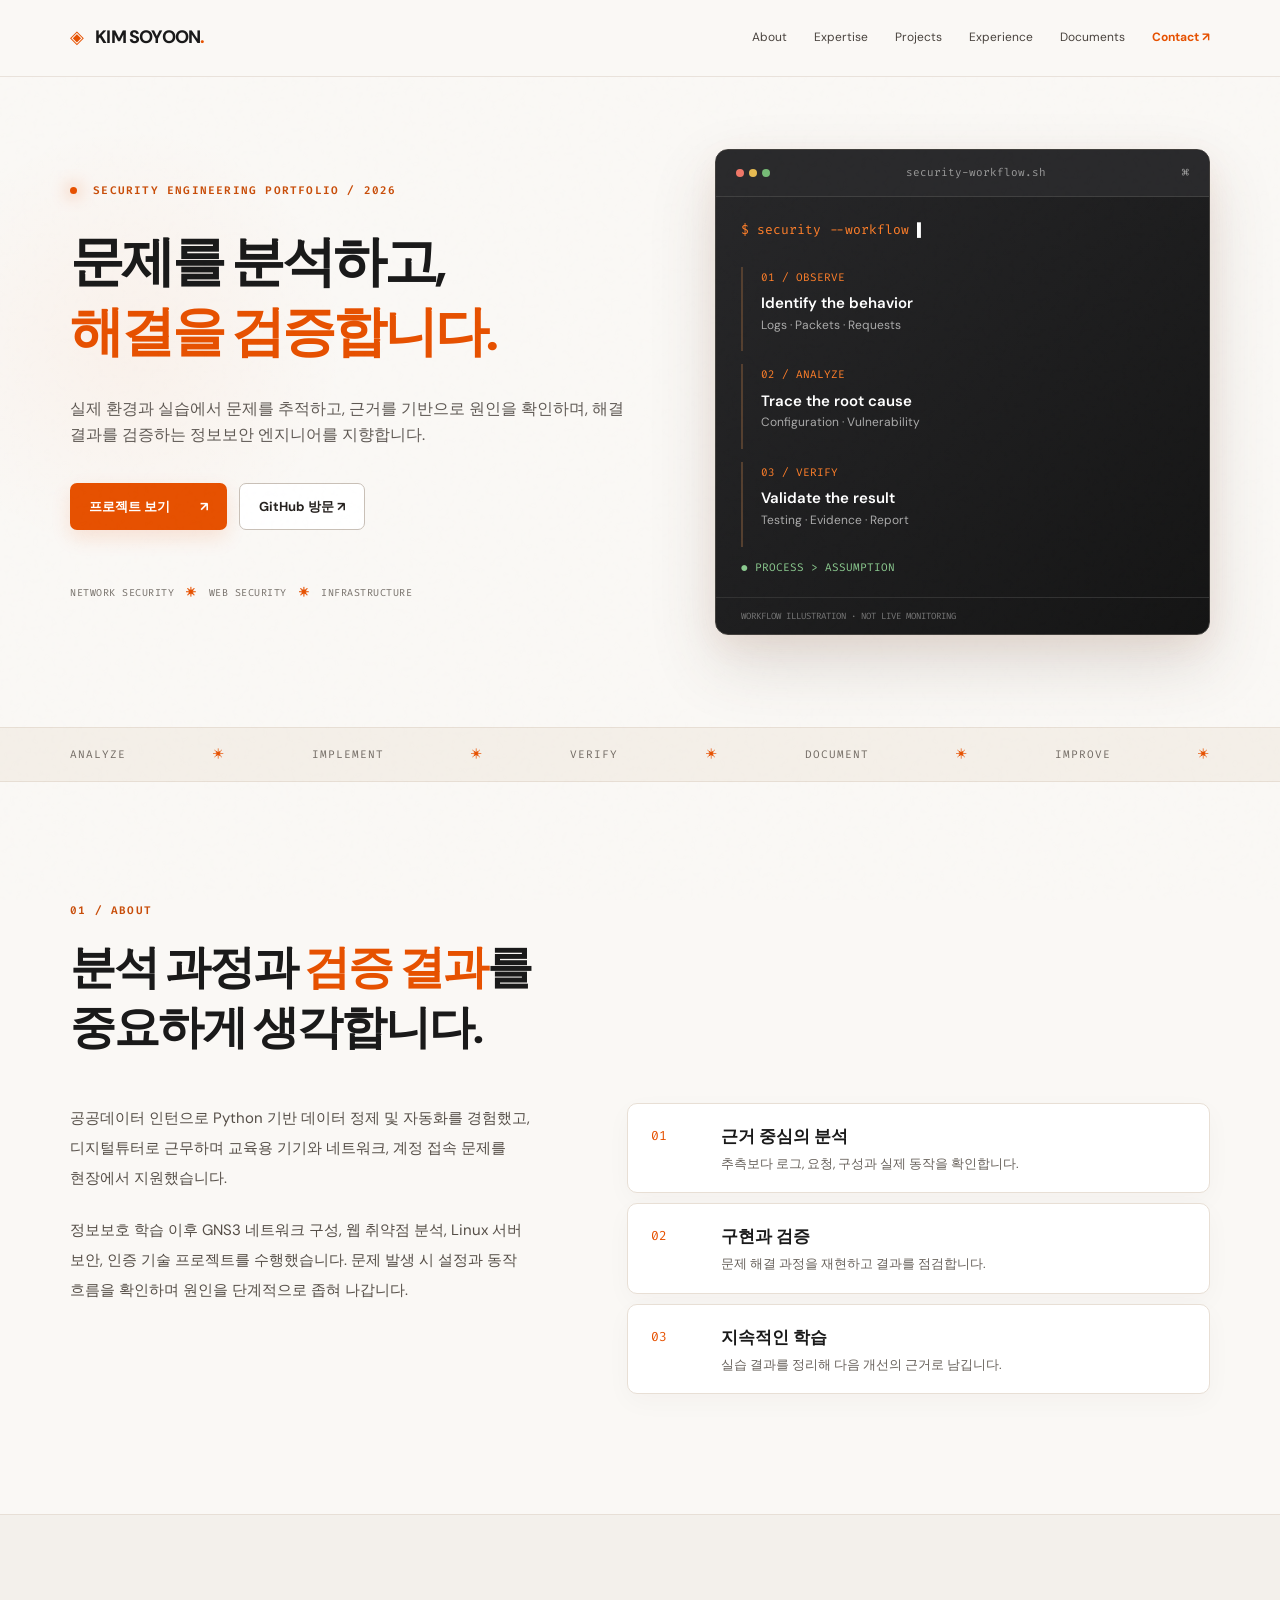
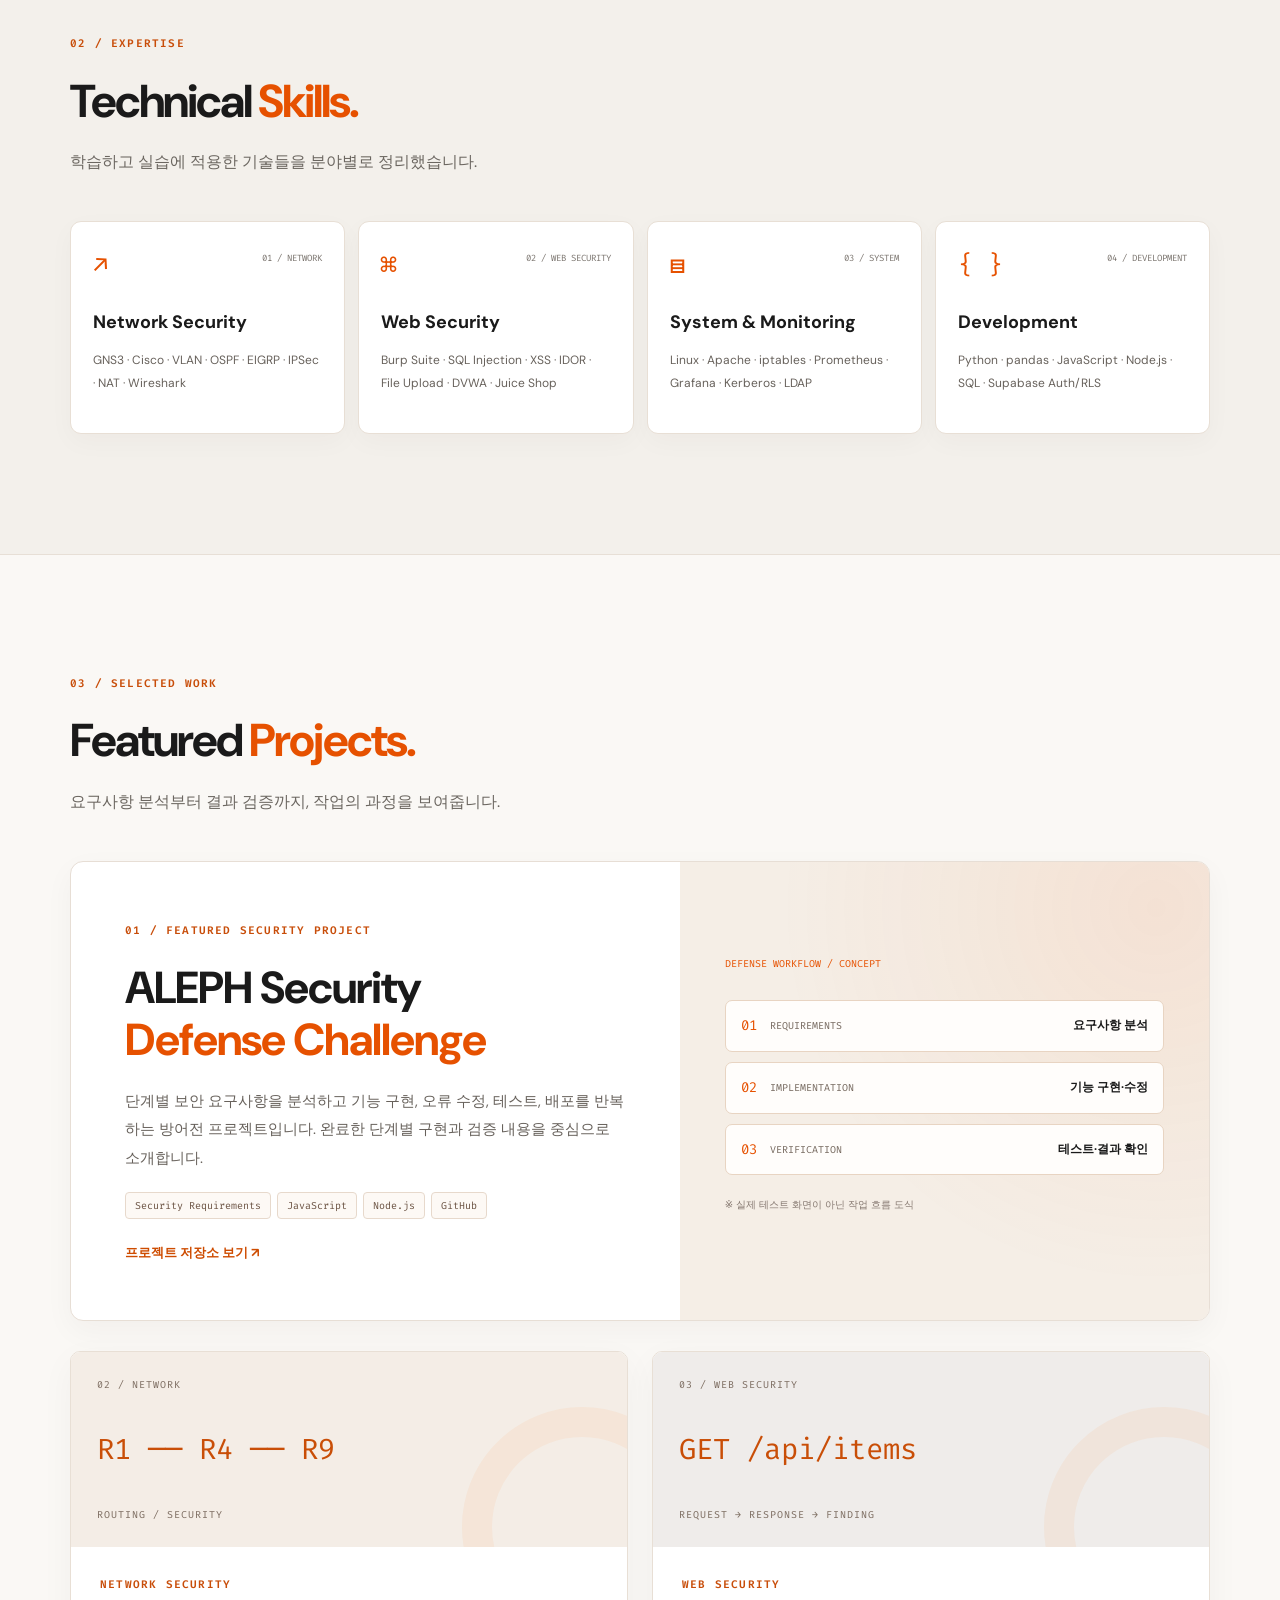
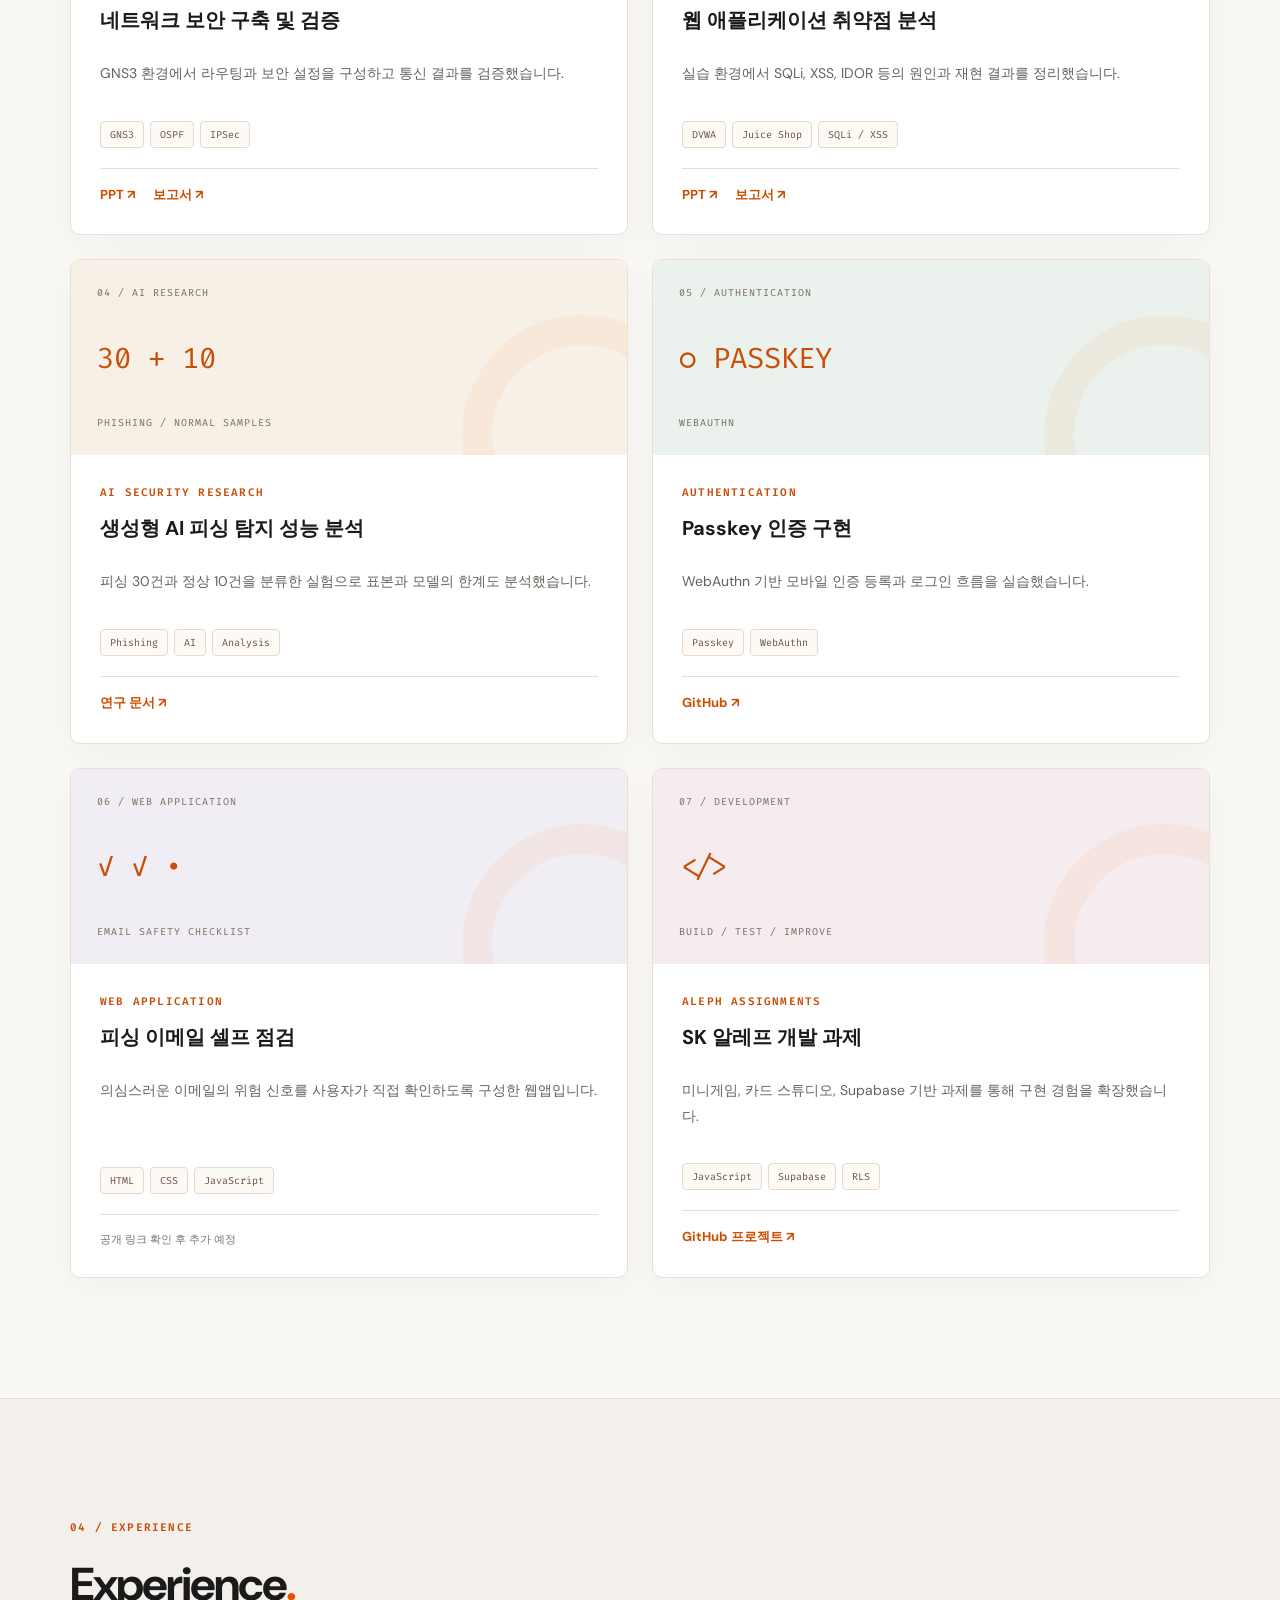
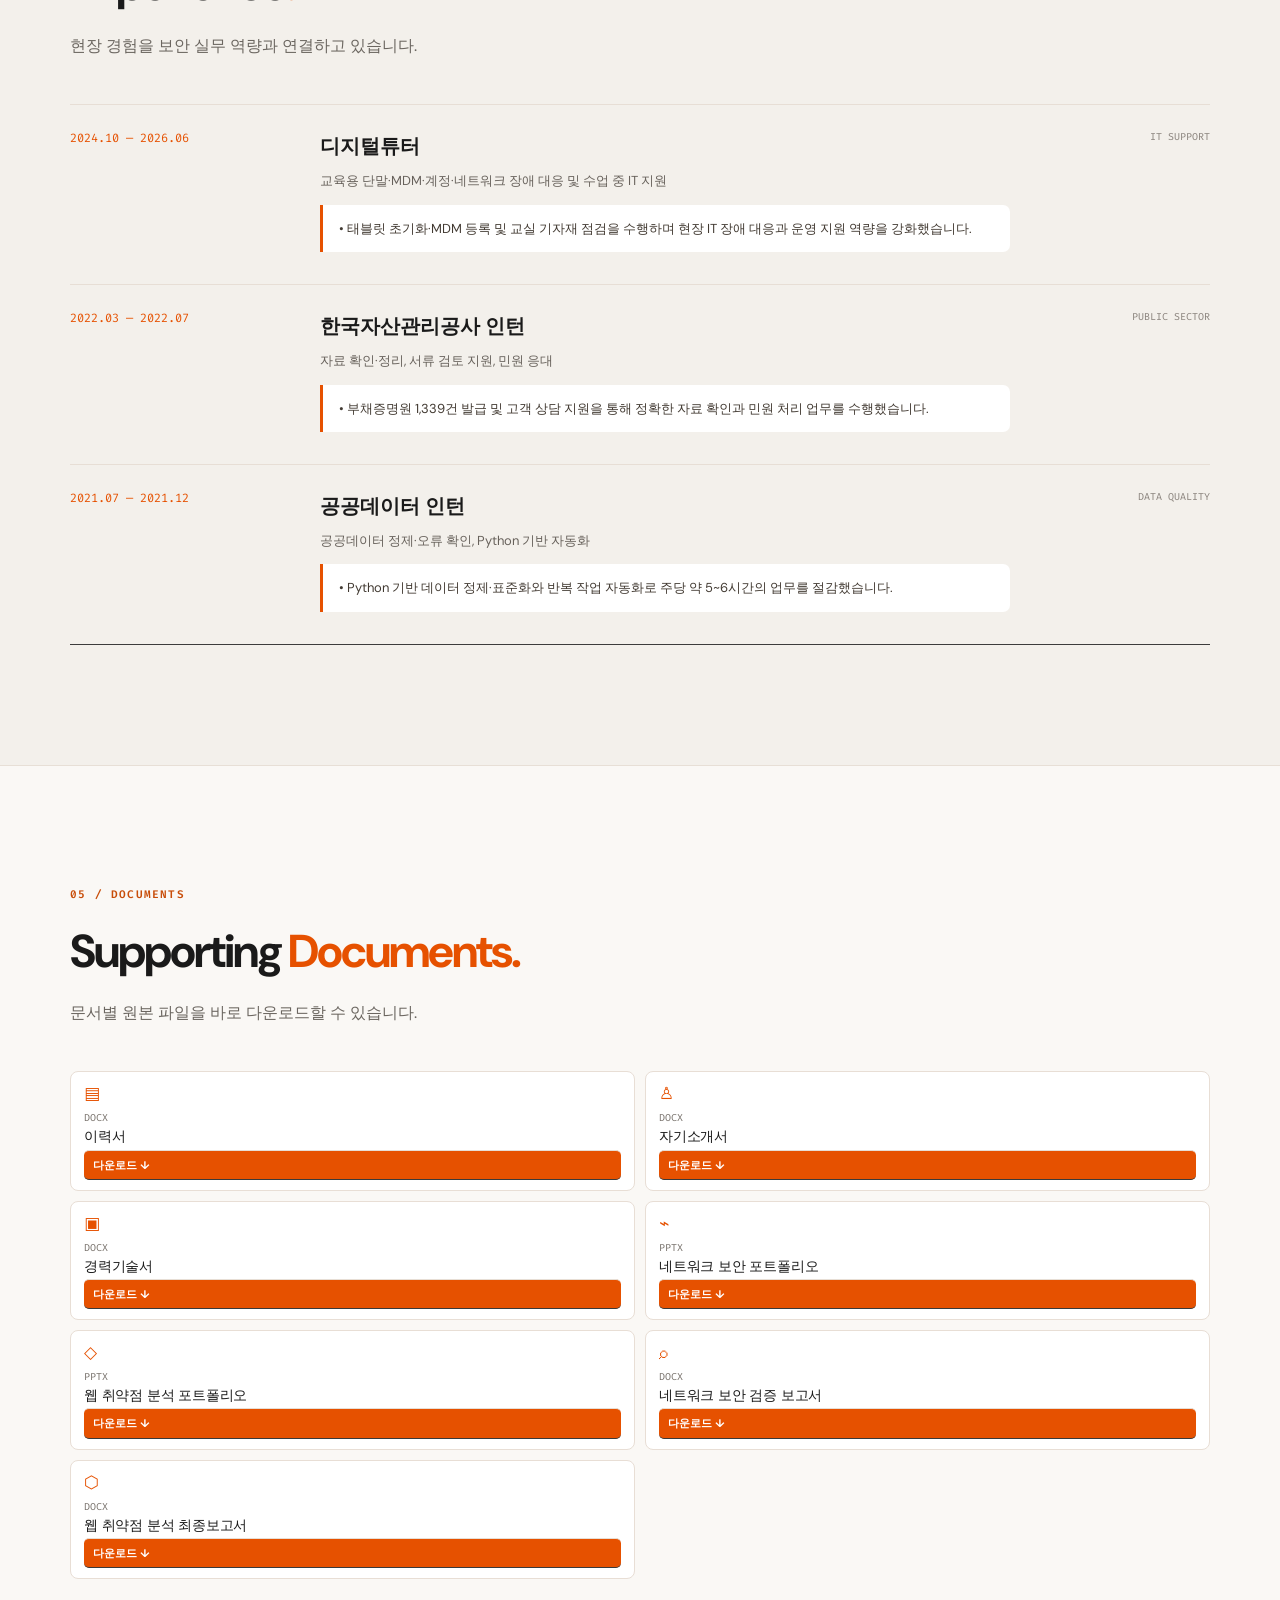
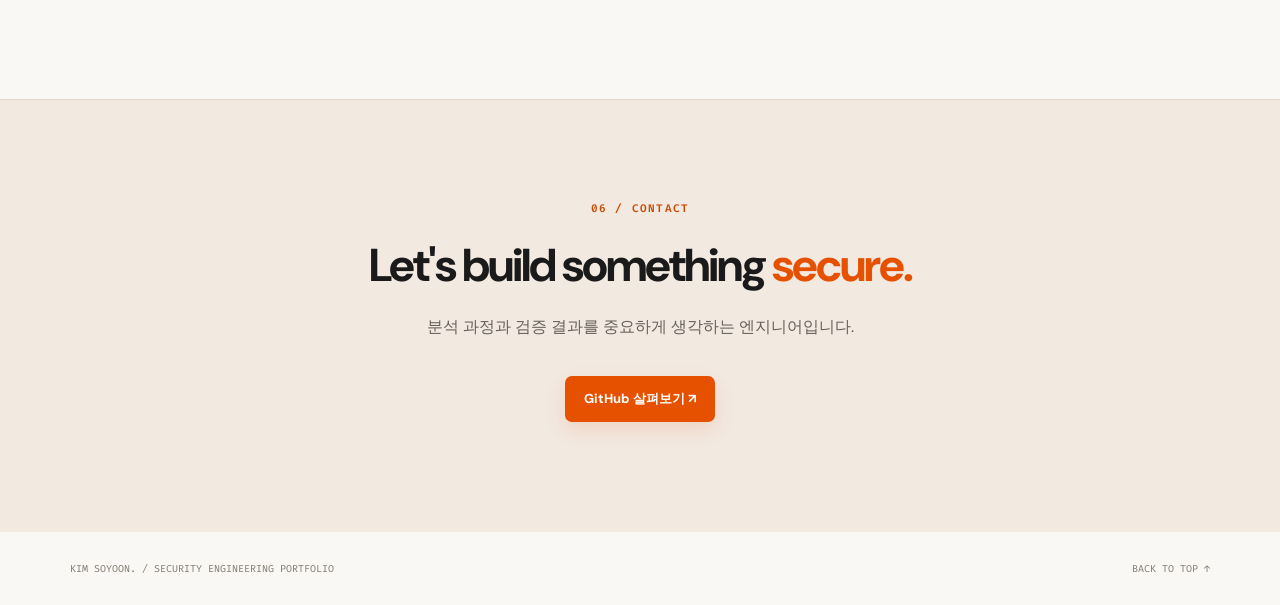
<file: index.html>
<!DOCTYPE html>

<html lang="ko">
<head>
<meta charset="utf-8"/><meta content="width=device-width,initial-scale=1" name="viewport"/>
<meta content="김소윤의 정보보안·네트워크 엔지니어 포트폴리오. 문제를 분석하고 해결을 검증합니다." name="description"/>
<title>김소윤 | Security Engineering Portfolio</title>
<link href="https://fonts.googleapis.com" rel="preconnect"/><link crossorigin="" href="https://fonts.gstatic.com" rel="preconnect"/>
<link href="https://fonts.googleapis.com/css2?family=DM+Sans:wght@400;500;600;700;800&amp;family=Fira+Code:wght@400;500;600&amp;display=swap" rel="stylesheet"/>
<link href="styles.css" rel="stylesheet"/>
</head><body>
<div aria-hidden="true" class="grain"></div>
<header class="header"><div class="wrap nav"><a class="brand" href="#top"><span class="brand-icon">◈</span> KIM SOYOON<span class="dot">.</span></a><button aria-expanded="false" aria-label="메뉴 열기" class="menu">☰</button><nav aria-label="주요 메뉴" class="nav-links"><a href="#about">About</a><a href="#expertise">Expertise</a><a href="#work">Projects</a><a href="#experience">Experience</a><a href="#documents">Documents</a><a class="nav-contact" href="#contact">Contact ↗</a></nav></div></header>
<main id="top">
<section class="hero wrap"><div class="hero-copy"><div class="eyebrow"><span class="pulse"></span> SECURITY ENGINEERING PORTFOLIO / 2026</div><h1>문제를 분석하고,<br/><em>해결을 검증합니다.</em></h1><p class="hero-desc">실제 환경과 실습에서 문제를 추적하고, 근거를 기반으로 원인을 확인하며, 해결 결과를 검증하는 정보보안 엔지니어를 지향합니다.</p><div class="hero-actions"><a class="btn primary" href="#work">프로젝트 보기 <span>↗</span></a><a class="btn ghost" href="https://github.com/Soyoon0608" rel="noopener noreferrer" target="_blank">GitHub 방문 ↗</a></div><div class="hero-meta"><span>NETWORK SECURITY</span><b>✳</b><span>WEB SECURITY</span><b>✳</b><span>INFRASTRUCTURE</span></div></div>
<div aria-label="보안 분석 워크플로우를 표현한 개념도" class="terminal"><div class="term-head"><span class="traffic"><i></i><i></i><i></i></span><span>security-workflow.sh</span><span>⌘</span></div><div class="term-body"><p class="prompt">$ security --workflow <span class="cursor">▌</span></p><div class="term-step"><small>01 / OBSERVE</small><strong>Identify the behavior</strong><span>Logs · Packets · Requests</span></div><div class="term-step"><small>02 / ANALYZE</small><strong>Trace the root cause</strong><span>Configuration · Vulnerability</span></div><div class="term-step"><small>03 / VERIFY</small><strong>Validate the result</strong><span>Testing · Evidence · Report</span></div><div class="term-ok">● PROCESS &gt; ASSUMPTION</div></div><div class="term-foot">WORKFLOW ILLUSTRATION · NOT LIVE MONITORING</div></div></section>
<div class="ticker"><div class="wrap">ANALYZE <span>✳</span> IMPLEMENT <span>✳</span> VERIFY <span>✳</span> DOCUMENT <span>✳</span> IMPROVE <span>✳</span></div></div>
<section class="section wrap" id="about"><div class="section-top"><div class="kicker">01 / ABOUT</div><h2>분석 과정과 <em>검증 결과</em>를<br/>중요하게 생각합니다.</h2></div><div class="about-grid"><div class="about-text"><p>공공데이터 인턴으로 Python 기반 데이터 정제 및 자동화를 경험했고, 디지털튜터로 근무하며 교육용 기기와 네트워크, 계정 접속 문제를 현장에서 지원했습니다.</p><p>정보보호 학습 이후 GNS3 네트워크 구성, 웹 취약점 분석, Linux 서버 보안, 인증 기술 프로젝트를 수행했습니다. 문제 발생 시 설정과 동작 흐름을 확인하며 원인을 단계적으로 좁혀 나갑니다.</p></div><div class="principles"><article><span>01</span><h3>근거 중심의 분석</h3><p>추측보다 로그, 요청, 구성과 실제 동작을 확인합니다.</p></article><article><span>02</span><h3>구현과 검증</h3><p>문제 해결 과정을 재현하고 결과를 점검합니다.</p></article><article><span>03</span><h3>지속적인 학습</h3><p>실습 결과를 정리해 다음 개선의 근거로 남깁니다.</p></article></div></div></section>
<section class="section section-shaded" id="expertise"><div class="wrap"><div class="section-top"><div class="kicker">02 / EXPERTISE</div><h2>Technical <em>Skills.</em></h2><p class="subhead">학습하고 실습에 적용한 기술들을 분야별로 정리했습니다.</p></div><div class="skills-grid"><article class="skill-card"><div class="skill-top"><span>↗</span><small>01 / NETWORK</small></div><h3>Network Security</h3><p>GNS3 · Cisco · VLAN · OSPF · EIGRP · IPSec · NAT · Wireshark</p></article><article class="skill-card"><div class="skill-top"><span>⌘</span><small>02 / WEB SECURITY</small></div><h3>Web Security</h3><p>Burp Suite · SQL Injection · XSS · IDOR · File Upload · DVWA · Juice Shop</p></article><article class="skill-card"><div class="skill-top"><span>▤</span><small>03 / SYSTEM</small></div><h3>System &amp; Monitoring</h3><p>Linux · Apache · iptables · Prometheus · Grafana · Kerberos · LDAP</p></article><article class="skill-card"><div class="skill-top"><span>{ }</span><small>04 / DEVELOPMENT</small></div><h3>Development</h3><p>Python · pandas · JavaScript · Node.js · SQL · Supabase Auth/RLS</p></article></div></div></section>
<section class="section wrap" id="work"><div class="section-top"><div class="kicker">03 / SELECTED WORK</div><h2>Featured <em>Projects.</em></h2><p class="subhead">요구사항 분석부터 결과 검증까지, 작업의 과정을 보여줍니다.</p></div><article class="featured featured-hero"><div class="feature-copy"><span class="project-number">01 / FEATURED SECURITY PROJECT</span><h3>ALEPH Security<br/><em>Defense Challenge</em></h3><p>단계별 보안 요구사항을 분석하고 기능 구현, 오류 수정, 테스트, 배포를 반복하는 방어전 프로젝트입니다. 완료한 단계별 구현과 검증 내용을 중심으로 소개합니다.</p><div class="tags"><span>Security Requirements</span><span>JavaScript</span><span>Node.js</span><span>GitHub</span></div><a class="text-link" href="https://github.com/Soyoon0608/aleph-defense-starter" rel="noopener noreferrer" target="_blank">프로젝트 저장소 보기 ↗</a></div><div class="feature-graphic"><div class="diagram-label">DEFENSE WORKFLOW / CONCEPT</div><div class="diagram-row"><b>01</b><span>REQUIREMENTS</span><strong>요구사항 분석</strong></div><div class="diagram-row"><b>02</b><span>IMPLEMENTATION</span><strong>기능 구현·수정</strong></div><div class="diagram-row"><b>03</b><span>VERIFICATION</span><strong>테스트·결과 확인</strong></div><p>※ 실제 테스트 화면이 아닌 작업 흐름 도식</p></div></article><div class="projects-grid"><article class="project-card"><div class="project-art art-network"><small>02 / NETWORK</small><strong>R1 ── R4 ── R9</strong><span>ROUTING / SECURITY</span></div><div class="project-body"><span class="overline">NETWORK SECURITY</span><h3>네트워크 보안 구축 및 검증</h3><p>GNS3 환경에서 라우팅과 보안 설정을 구성하고 통신 결과를 검증했습니다.</p><div class="tags"><span>GNS3</span><span>OSPF</span><span>IPSec</span></div><div class="project-links"><a href="documents/네트워크보안_포트폴리오.pptx">PPT ↗</a><a href="documents/김소윤_네트워크_보안_설정_및_통신_검증_보고서.docx">보고서 ↗</a></div></div></article><article class="project-card"><div class="project-art art-web"><small>03 / WEB SECURITY</small><strong>GET /api/items</strong><span>REQUEST → RESPONSE → FINDING</span></div><div class="project-body"><span class="overline">WEB SECURITY</span><h3>웹 애플리케이션 취약점 분석</h3><p>실습 환경에서 SQLi, XSS, IDOR 등의 원인과 재현 결과를 정리했습니다.</p><div class="tags"><span>DVWA</span><span>Juice Shop</span><span>SQLi / XSS</span></div><div class="project-links"><a href="documents/김소윤_웹취약점분석_포트폴리오.pptx">PPT ↗</a><a href="documents/김소윤_웹취약점분석_최종보고서.docx">보고서 ↗</a></div></div></article><article class="project-card"><div class="project-art art-ai"><small>04 / AI RESEARCH</small><strong>30 + 10</strong><span>PHISHING / NORMAL SAMPLES</span></div><div class="project-body"><span class="overline">AI SECURITY RESEARCH</span><h3>생성형 AI 피싱 탐지 성능 분석</h3><p>피싱 30건과 정상 10건을 분류한 실험으로 표본과 모델의 한계도 분석했습니다.</p><div class="tags"><span>Phishing</span><span>AI</span><span>Analysis</span></div><div class="project-links"><a href="documents/10번_대표작_생성형AI피싱이메일탐지성능분석.docx">연구 문서 ↗</a></div></div></article><article class="project-card"><div class="project-art art-auth"><small>05 / AUTHENTICATION</small><strong>◯ PASSKEY</strong><span>WEBAUTHN</span></div><div class="project-body"><span class="overline">AUTHENTICATION</span><h3>Passkey 인증 구현</h3><p>WebAuthn 기반 모바일 인증 등록과 로그인 흐름을 실습했습니다.</p><div class="tags"><span>Passkey</span><span>WebAuthn</span></div><div class="project-links"><a href="https://github.com/Soyoon0608/passkey-intro-page" rel="noopener noreferrer" target="_blank">GitHub ↗</a></div></div></article><article class="project-card"><div class="project-art art-check"><small>06 / WEB APPLICATION</small><strong>✓  ✓  •</strong><span>EMAIL SAFETY CHECKLIST</span></div><div class="project-body"><span class="overline">WEB APPLICATION</span><h3>피싱 이메일 셀프 점검</h3><p>의심스러운 이메일의 위험 신호를 사용자가 직접 확인하도록 구성한 웹앱입니다.</p><div class="tags"><span>HTML</span><span>CSS</span><span>JavaScript</span></div><div class="project-links"><span class="muted-link">공개 링크 확인 후 추가 예정</span></div></div></article><article class="project-card"><div class="project-art art-dev"><small>07 / DEVELOPMENT</small><strong>&lt;/&gt;</strong><span>BUILD / TEST / IMPROVE</span></div><div class="project-body"><span class="overline">ALEPH ASSIGNMENTS</span><h3>SK 알레프 개발 과제</h3><p>미니게임, 카드 스튜디오, Supabase 기반 과제를 통해 구현 경험을 확장했습니다.</p><div class="tags"><span>JavaScript</span><span>Supabase</span><span>RLS</span></div><div class="project-links"><a href="https://github.com/Soyoon0608" rel="noopener noreferrer" target="_blank">GitHub 프로젝트 ↗</a></div></div></article></div></section>
<section class="section section-shaded" id="experience"><div class="wrap"><div class="section-top"><div class="kicker">04 / EXPERIENCE</div><h2>Experience<em>.</em></h2><p class="subhead">현장 경험을 보안 실무 역량과 연결하고 있습니다.</p></div><div class="timeline"><article><time>2024.10 — 2026.06</time><div><h3>디지털튜터</h3><p>교육용 단말·MDM·계정·네트워크 장애 대응 및 수업 중 IT 지원</p><p class="experience-highlight">• 태블릿 초기화·MDM 등록 및 교실 기자재 점검을 수행하며 현장 IT 장애 대응과 운영 지원 역량을 강화했습니다.</p></div><span>IT SUPPORT</span></article><article><time>2022.03 — 2022.07</time><div><h3>한국자산관리공사 인턴</h3><p>자료 확인·정리, 서류 검토 지원, 민원 응대</p><p class="experience-highlight">• 부채증명원 1,339건 발급 및 고객 상담 지원을 통해 정확한 자료 확인과 민원 처리 업무를 수행했습니다.</p></div><span>PUBLIC SECTOR</span></article><article><time>2021.07 — 2021.12</time><div><h3>공공데이터 인턴</h3><p>공공데이터 정제·오류 확인, Python 기반 자동화</p><p class="experience-highlight">• Python 기반 데이터 정제·표준화와 반복 작업 자동화로 주당 약 5~6시간의 업무를 절감했습니다.</p></div><span>DATA QUALITY</span></article></div></div></section>
<section class="section wrap" id="documents"><div class="section-top"><div class="kicker">05 / DOCUMENTS</div><h2>Supporting <em>Documents.</em></h2><p class="subhead">문서별 원본 파일을 바로 다운로드할 수 있습니다.</p></div><div class="documents documents-grid"><article class="document-card"><div aria-hidden="true" class="document-icon">▤</div><div class="document-info"><span class="document-type">DOCX</span><h3>이력서</h3></div><div class="document-actions"><a aria-label="이력서 DOCX 다운로드" class="doc-btn doc-download" download="" href="documents/이력서.docx">다운로드 ↓</a></div></article><article class="document-card"><div aria-hidden="true" class="document-icon">♙</div><div class="document-info"><span class="document-type">DOCX</span><h3>자기소개서</h3></div><div class="document-actions"><a aria-label="자기소개서 DOCX 다운로드" class="doc-btn doc-download" download="" href="documents/자기소개서.docx">다운로드 ↓</a></div></article><article class="document-card"><div aria-hidden="true" class="document-icon">▣</div><div class="document-info"><span class="document-type">DOCX</span><h3>경력기술서</h3></div><div class="document-actions"><a aria-label="경력기술서 DOCX 다운로드" class="doc-btn doc-download" download="" href="documents/경력기술서.docx">다운로드 ↓</a></div></article><article class="document-card"><div aria-hidden="true" class="document-icon">⌁</div><div class="document-info"><span class="document-type">PPTX</span><h3>네트워크 보안 포트폴리오</h3></div><div class="document-actions"><a aria-label="네트워크 보안 포트폴리오 PPTX 다운로드" class="doc-btn doc-download" download="" href="documents/네트워크보안_포트폴리오.pptx">다운로드 ↓</a></div></article><article class="document-card"><div aria-hidden="true" class="document-icon">◇</div><div class="document-info"><span class="document-type">PPTX</span><h3>웹 취약점 분석 포트폴리오</h3></div><div class="document-actions"><a aria-label="웹 취약점 분석 포트폴리오 PPTX 다운로드" class="doc-btn doc-download" download="" href="documents/김소윤_웹취약점분석_포트폴리오.pptx">다운로드 ↓</a></div></article><article class="document-card"><div aria-hidden="true" class="document-icon">⌕</div><div class="document-info"><span class="document-type">DOCX</span><h3>네트워크 보안 검증 보고서</h3></div><div class="document-actions"><a aria-label="네트워크 보안 검증 보고서 DOCX 다운로드" class="doc-btn doc-download" download="" href="documents/김소윤_네트워크_보안_설정_및_통신_검증_보고서.docx">다운로드 ↓</a></div></article><article class="document-card"><div aria-hidden="true" class="document-icon">⬡</div><div class="document-info"><span class="document-type">DOCX</span><h3>웹 취약점 분석 최종보고서</h3></div><div class="document-actions"><a aria-label="웹 취약점 분석 최종보고서 DOCX 다운로드" class="doc-btn doc-download" download="" href="documents/김소윤_웹취약점분석_최종보고서.docx">다운로드 ↓</a></div></article></div></section>
<section class="contact" id="contact"><div class="wrap contact-inner"><div class="kicker">06 / CONTACT</div><h2>Let's build something <em>secure.</em></h2><p>분석 과정과 검증 결과를 중요하게 생각하는 엔지니어입니다.</p><a class="btn primary" href="https://github.com/Soyoon0608" rel="noopener noreferrer" target="_blank">GitHub 살펴보기 ↗</a></div></section>
</main><footer><div class="wrap foot-inner"><span>KIM SOYOON. / SECURITY ENGINEERING PORTFOLIO</span><a href="#top">BACK TO TOP ↑</a></div></footer>
<script src="script.js"></script></body></html>
</file>
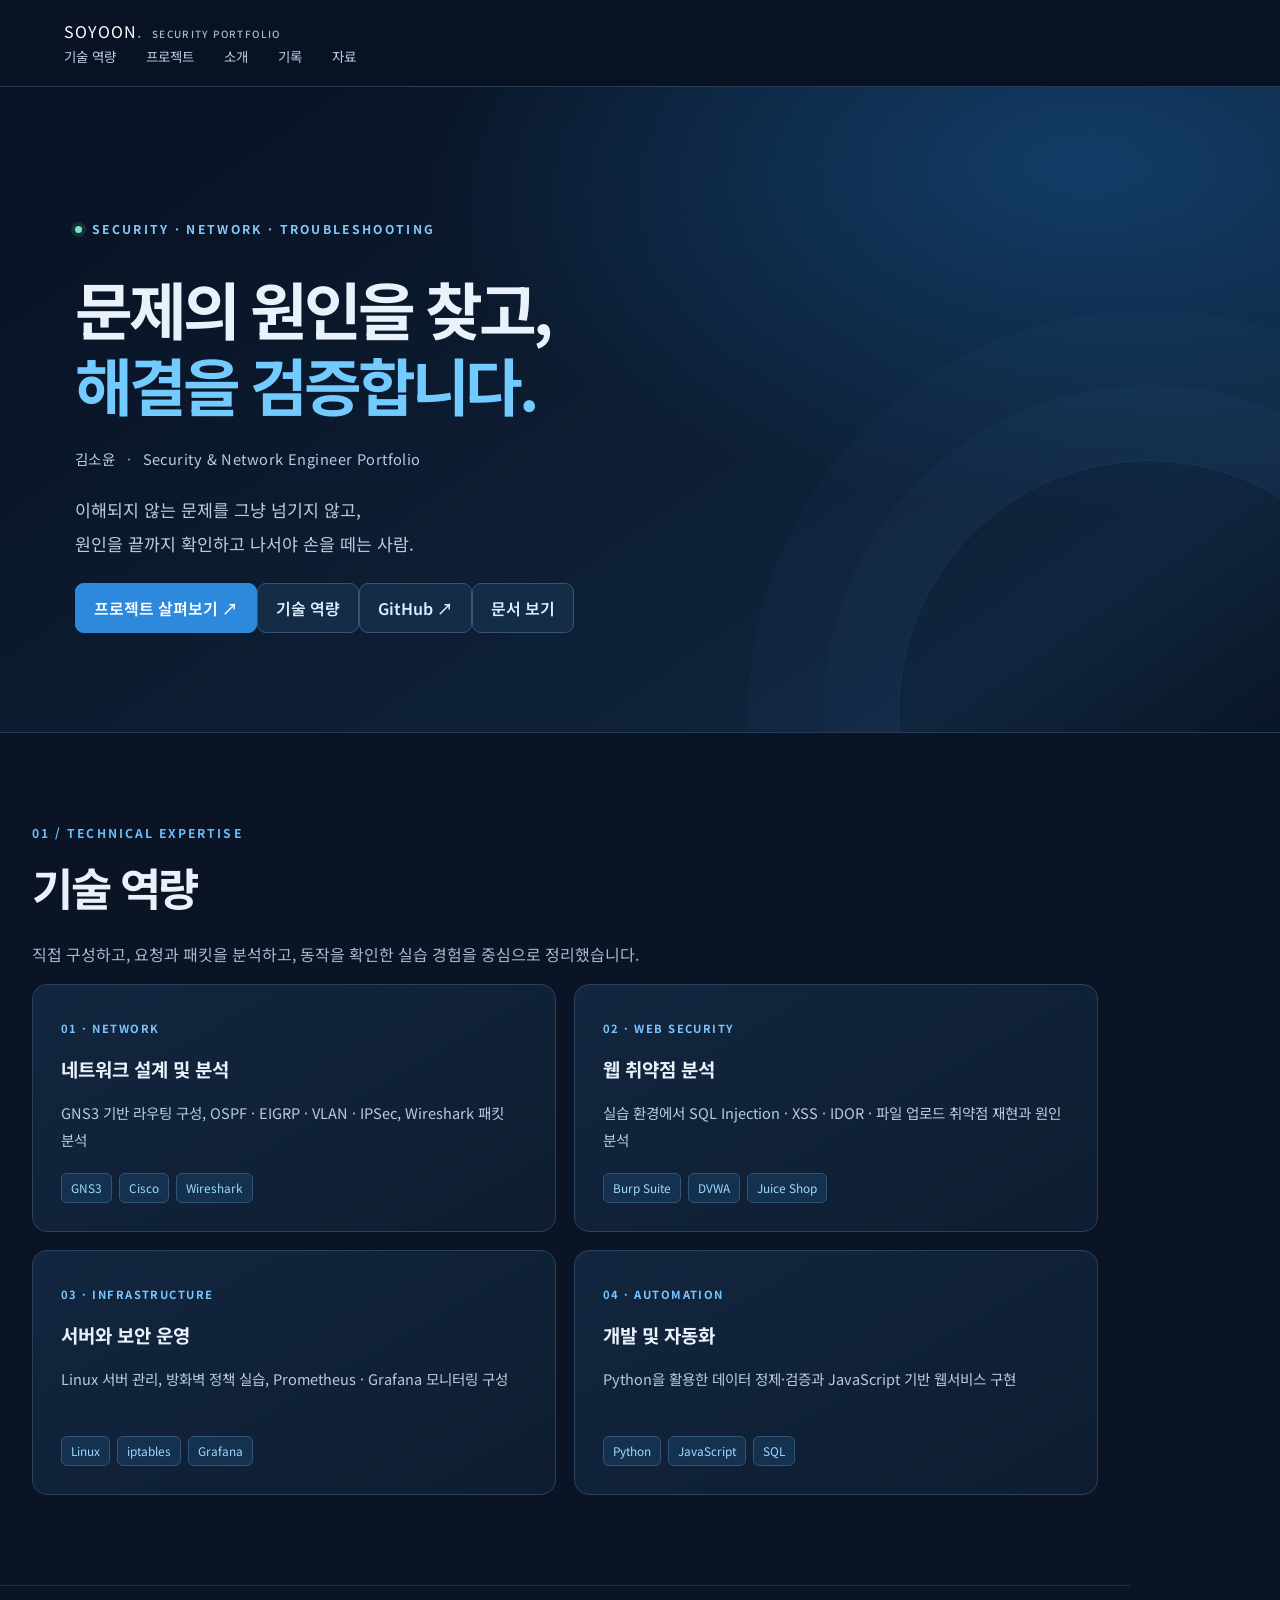
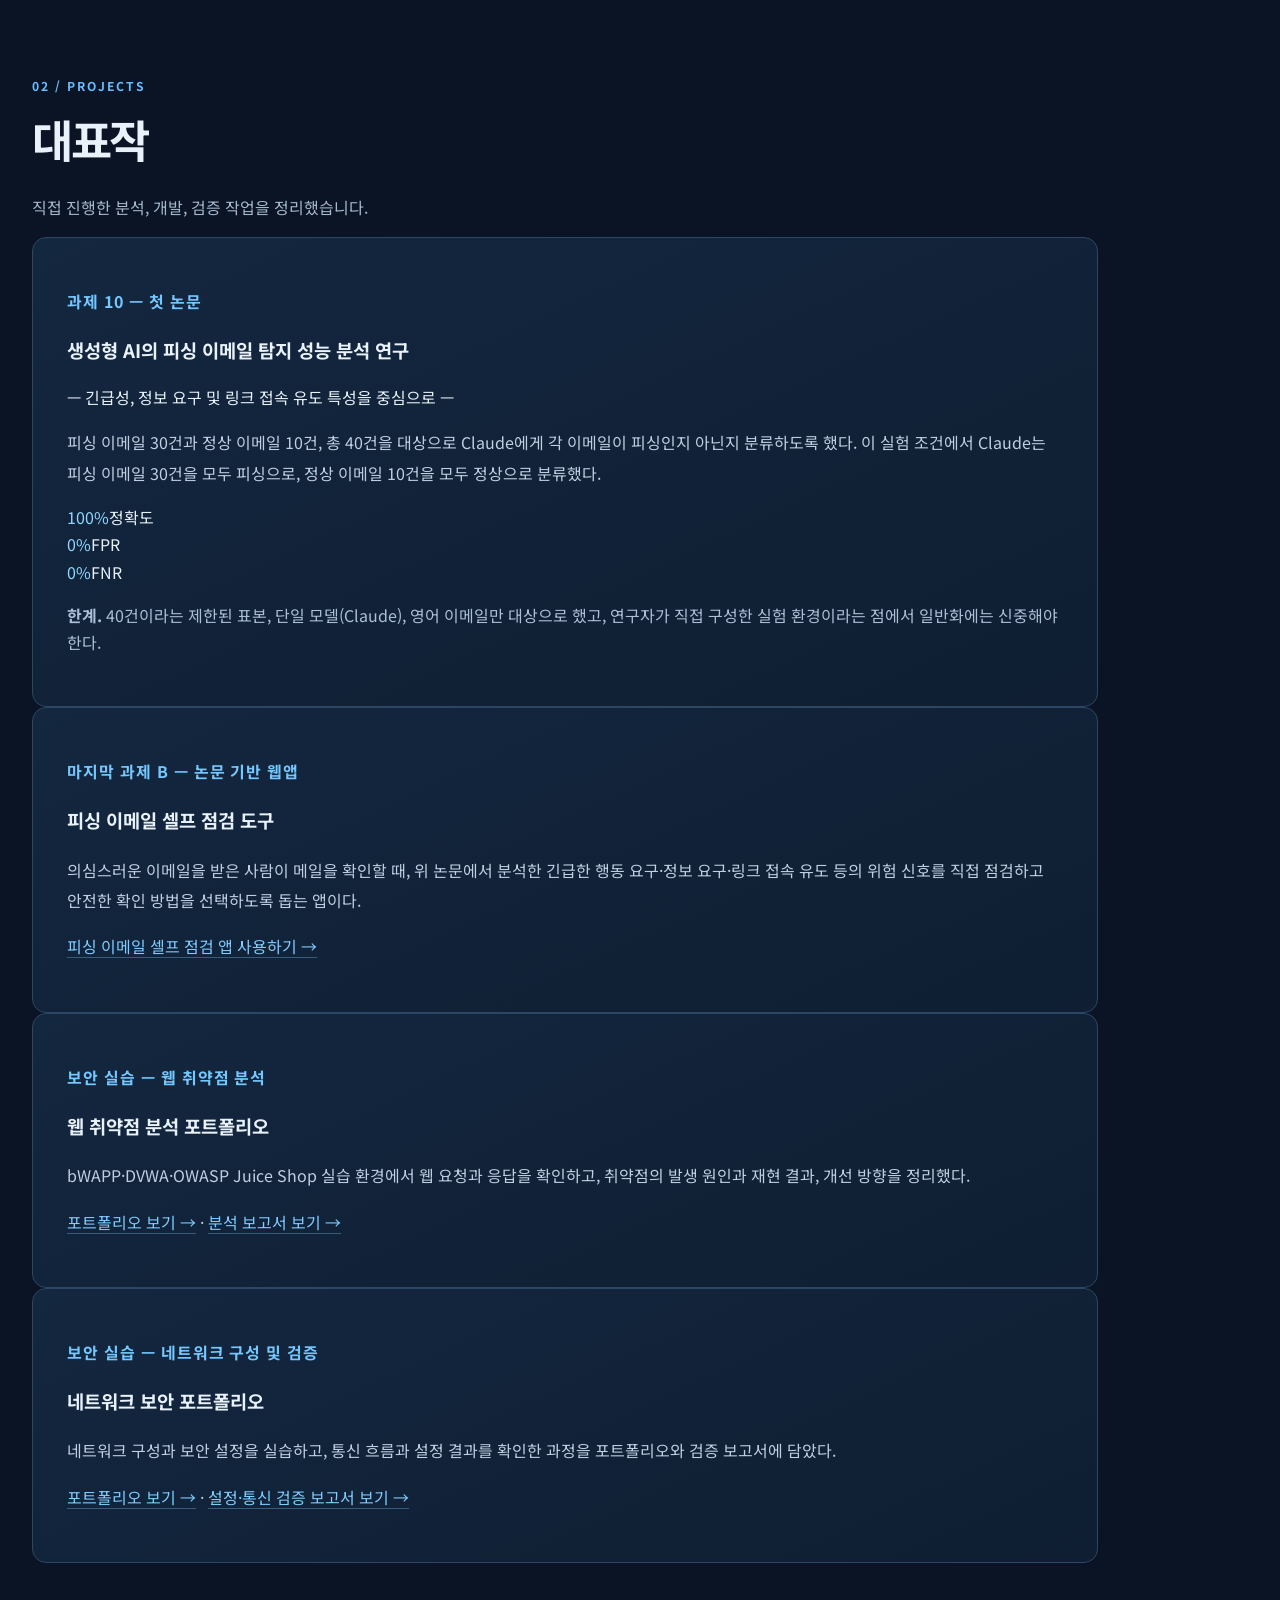
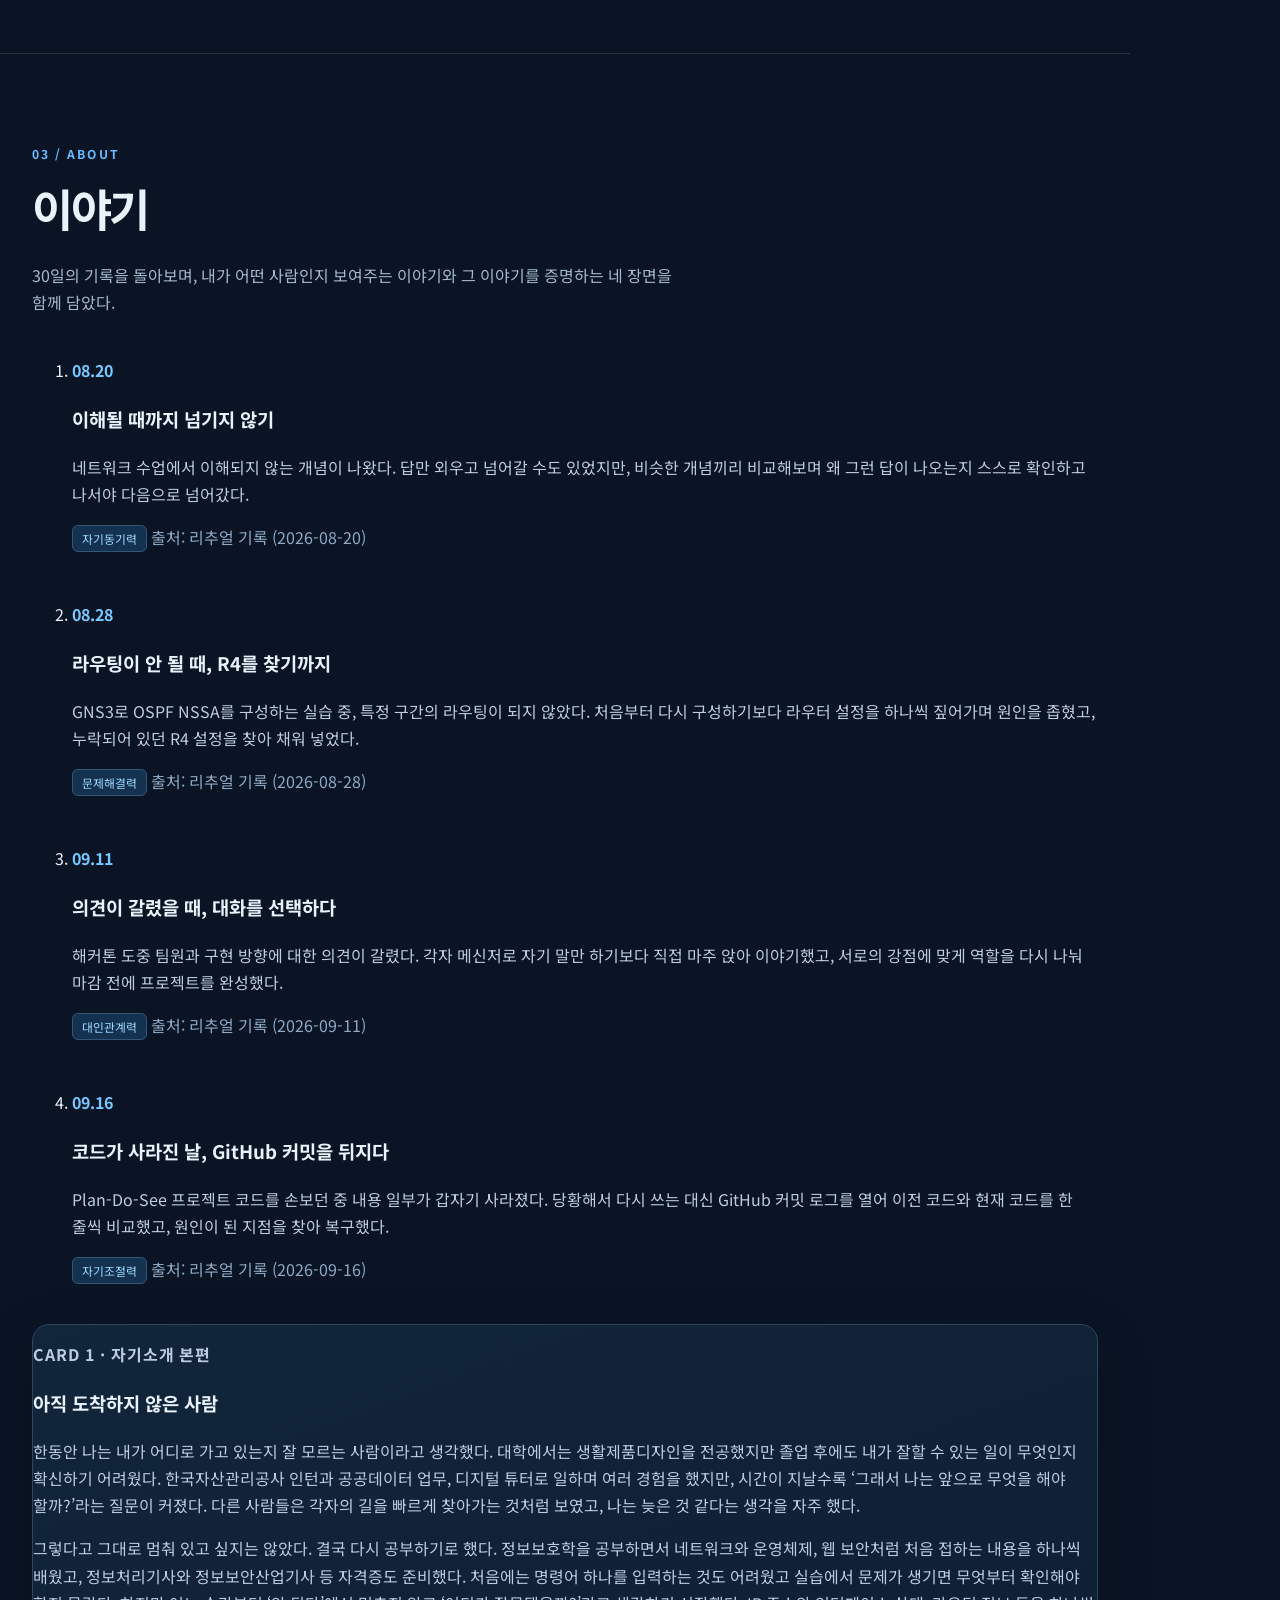
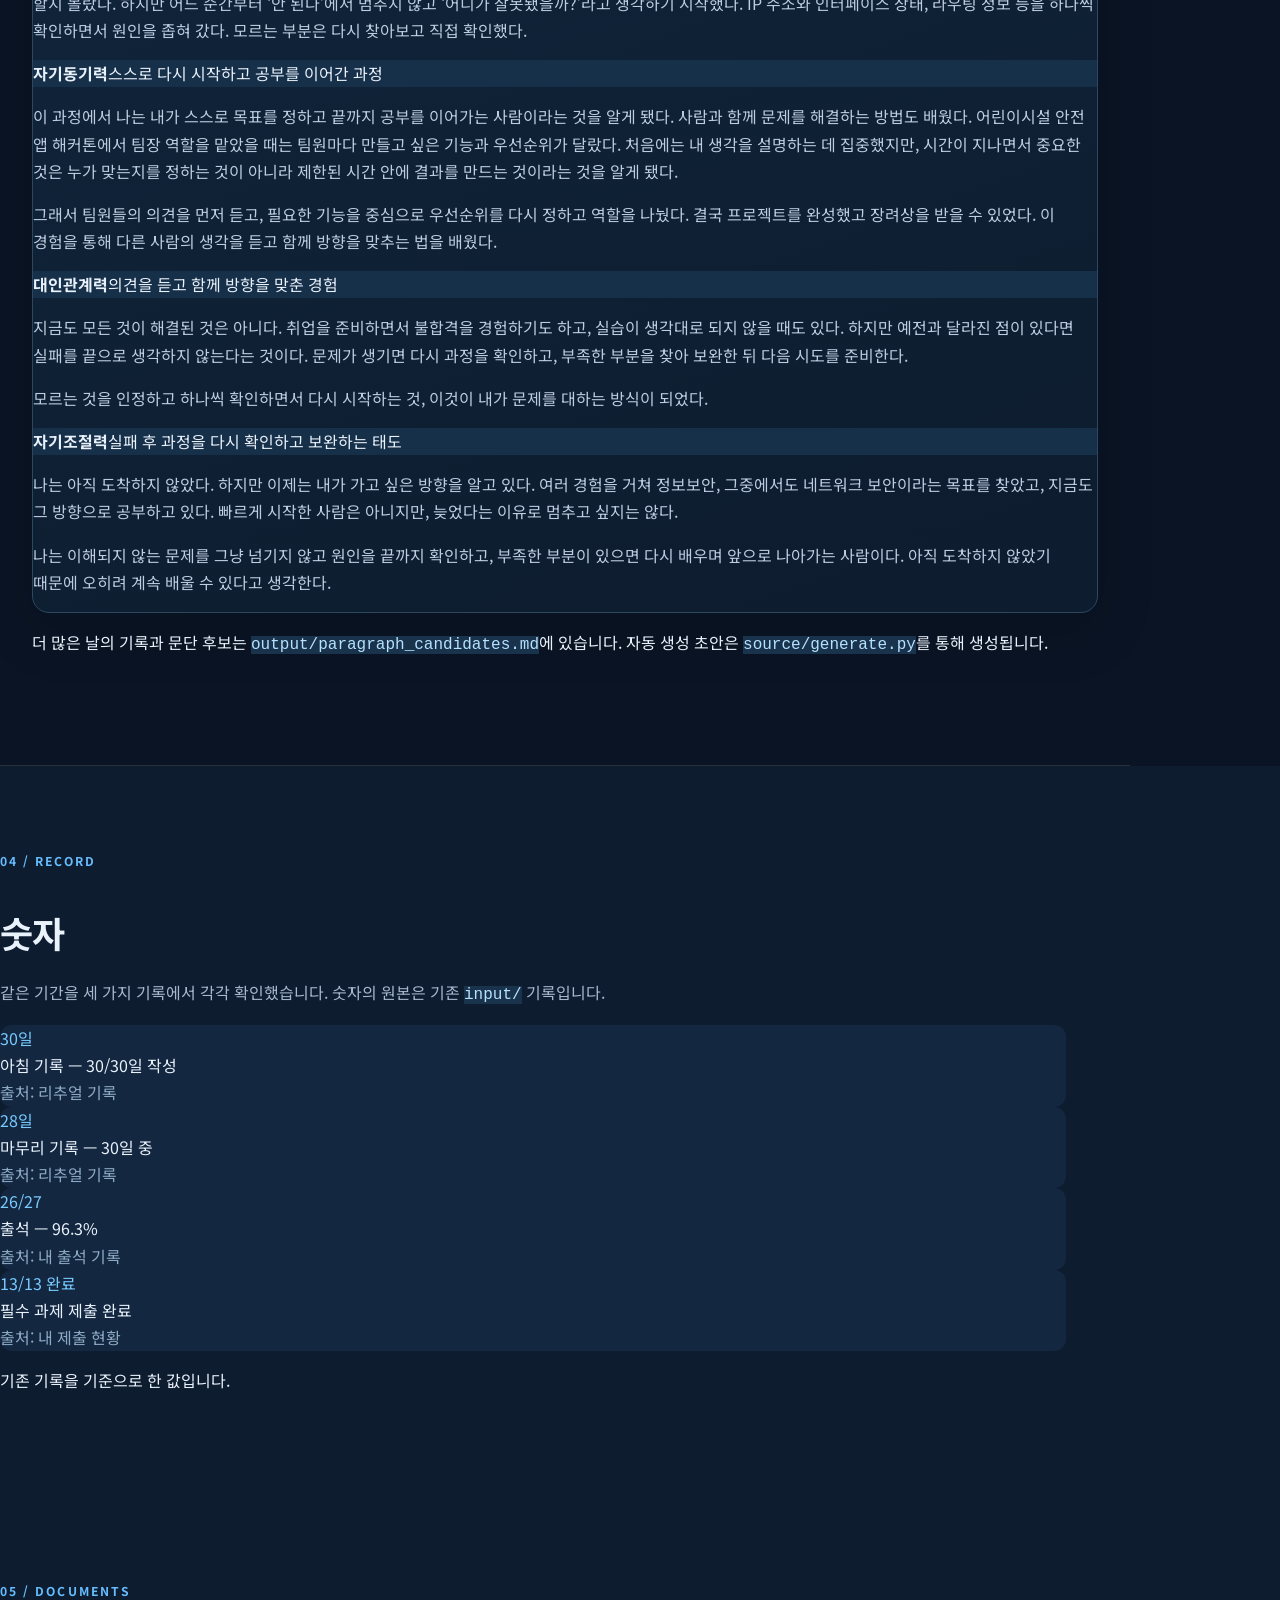
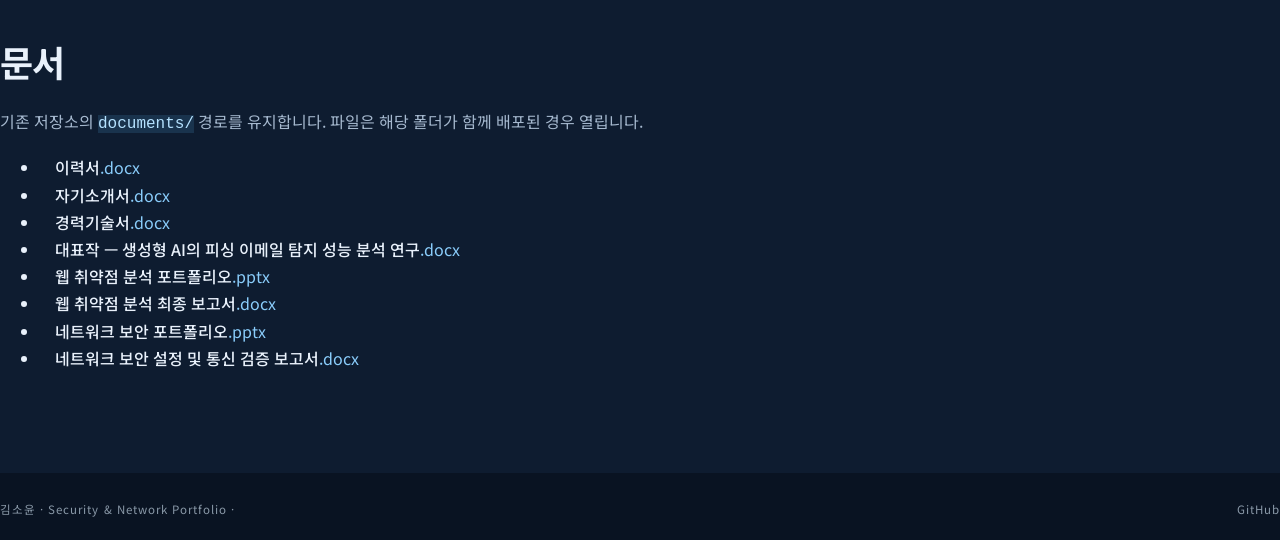
<file: ORIGINAL_CONTENT_BACKUP.html>
<!doctype html><html lang="ko"><head><meta charset="utf-8"><meta name="viewport" content="width=device-width,initial-scale=1"><title>김소윤 | Security & Network Portfolio</title><meta name="description" content="김소윤의 네트워크·웹보안 프로젝트와 성장 기록을 담은 포트폴리오"><link rel="preconnect" href="https://fonts.googleapis.com"><link href="https://fonts.googleapis.com/css2?family=Noto+Sans+KR:wght@400;500;600;700;800&display=swap" rel="stylesheet"><link rel="stylesheet" href="style.css"><link rel="stylesheet" href="portfolio-theme.css"></head><body>
<header class="topbar"><a class="topbar-name" href="#top">SOYOON<span class="brand-dot">.</span><span class="brand-sub">SECURITY PORTFOLIO</span></a><nav class="topbar-nav" aria-label="주요 섹션"><a href="#expertise">기술 역량</a><a href="#work">프로젝트</a><a href="#story">소개</a><a href="#numbers">기록</a><a href="#docs">자료</a></nav></header>
<main><section class="hero" id="top"><p class="hero-eyebrow"><span class="status-light"></span>SECURITY · NETWORK · TROUBLESHOOTING</p><h1 class="hero-name">문제의 원인을 찾고,<br><span>해결을 검증합니다.</span></h1><p class="hero-identity">김소윤 <span>·</span> Security &amp; Network Engineer Portfolio</p><p class="hero-line">이해되지 않는 문제를 그냥 넘기지 않고,<br>원인을 끝까지 확인하고 나서야 손을 떼는 사람.</p><div class="hero-links"><a class="hero-link hero-link-primary" href="#work">프로젝트 살펴보기 ↗</a><a class="hero-link" href="#expertise">기술 역량</a><a class="hero-link" href="https://github.com/Soyoon0608" target="_blank" rel="noopener noreferrer">GitHub ↗</a><a class="hero-link" href="#docs">문서 보기</a></div></section>
<section class="section expertise" id="expertise"><p class="section-overline">01 / TECHNICAL EXPERTISE</p><h2 class="section-title">기술 역량</h2><p class="section-lede">직접 구성하고, 요청과 패킷을 분석하고, 동작을 확인한 실습 경험을 중심으로 정리했습니다.</p><div class="skill-grid">
<article class="skill-card"><span class="skill-index">01 · NETWORK</span><h3>네트워크 설계 및 분석</h3><p>GNS3 기반 라우팅 구성, OSPF · EIGRP · VLAN · IPSec, Wireshark 패킷 분석</p><div class="skill-tags"><span>GNS3</span><span>Cisco</span><span>Wireshark</span></div></article>
<article class="skill-card"><span class="skill-index">02 · WEB SECURITY</span><h3>웹 취약점 분석</h3><p>실습 환경에서 SQL Injection · XSS · IDOR · 파일 업로드 취약점 재현과 원인 분석</p><div class="skill-tags"><span>Burp Suite</span><span>DVWA</span><span>Juice Shop</span></div></article>
<article class="skill-card"><span class="skill-index">03 · INFRASTRUCTURE</span><h3>서버와 보안 운영</h3><p>Linux 서버 관리, 방화벽 정책 실습, Prometheus · Grafana 모니터링 구성</p><div class="skill-tags"><span>Linux</span><span>iptables</span><span>Grafana</span></div></article>
<article class="skill-card"><span class="skill-index">04 · AUTOMATION</span><h3>개발 및 자동화</h3><p>Python을 활용한 데이터 정제·검증과 JavaScript 기반 웹서비스 구현</p><div class="skill-tags"><span>Python</span><span>JavaScript</span><span>SQL</span></div></article></div></section>
<section class="section" id="work"><p class="section-overline">02 / PROJECTS</p><h2 class="section-title">대표작</h2><p class="section-lede">직접 진행한 분석, 개발, 검증 작업을 정리했습니다.</p>
<article class="work-card"><p class="work-kicker">과제 10 — 첫 논문</p><h3 class="work-title">생성형 AI의 피싱 이메일 탐지 성능 분석 연구</h3><p class="work-subtitle">— 긴급성, 정보 요구 및 링크 접속 유도 특성을 중심으로 —</p><p class="work-desc">피싱 이메일 30건과 정상 이메일 10건, 총 40건을 대상으로 Claude에게 각 이메일이 피싱인지 아닌지 분류하도록 했다. 이 실험 조건에서 Claude는 피싱 이메일 30건을 모두 피싱으로, 정상 이메일 10건을 모두 정상으로 분류했다.</p><div class="work-stats"><div class="work-stat"><span class="work-stat-value">100%</span><span class="work-stat-label">정확도</span></div><div class="work-stat"><span class="work-stat-value">0%</span><span class="work-stat-label">FPR</span></div><div class="work-stat"><span class="work-stat-value">0%</span><span class="work-stat-label">FNR</span></div></div><p class="work-limits"><strong>한계.</strong> 40건이라는 제한된 표본, 단일 모델(Claude), 영어 이메일만 대상으로 했고, 연구자가 직접 구성한 실험 환경이라는 점에서 일반화에는 신중해야 한다.</p></article>
<article class="work-card"><p class="work-kicker">마지막 과제 B — 논문 기반 웹앱</p><h3 class="work-title">피싱 이메일 셀프 점검 도구</h3><p class="work-desc">의심스러운 이메일을 받은 사람이 메일을 확인할 때, 위 논문에서 분석한 긴급한 행동 요구·정보 요구·링크 접속 유도 등의 위험 신호를 직접 점검하고 안전한 확인 방법을 선택하도록 돕는 앱이다.</p><p class="work-desc"><a href="https://soyoon0608.github.io/phishing-check/" target="_blank" rel="noopener noreferrer">피싱 이메일 셀프 점검 앱 사용하기 →</a></p></article>
<article class="work-card"><p class="work-kicker">보안 실습 — 웹 취약점 분석</p><h3 class="work-title">웹 취약점 분석 포트폴리오</h3><p class="work-desc">bWAPP·DVWA·OWASP Juice Shop 실습 환경에서 웹 요청과 응답을 확인하고, 취약점의 발생 원인과 재현 결과, 개선 방향을 정리했다.</p><p class="work-desc"><a href="./documents/김소윤_웹취약점분석_포트폴리오.pptx">포트폴리오 보기 →</a> · <a href="./documents/김소윤_웹취약점분석_최종보고서.docx">분석 보고서 보기 →</a></p></article>
<article class="work-card"><p class="work-kicker">보안 실습 — 네트워크 구성 및 검증</p><h3 class="work-title">네트워크 보안 포트폴리오</h3><p class="work-desc">네트워크 구성과 보안 설정을 실습하고, 통신 흐름과 설정 결과를 확인한 과정을 포트폴리오와 검증 보고서에 담았다.</p><p class="work-desc"><a href="./documents/네트워크보안_포트폴리오.pptx">포트폴리오 보기 →</a> · <a href="./documents/김소윤_네트워크_보안_설정_및_통신_검증_보고서.docx">설정·통신 검증 보고서 보기 →</a></p></article></section>
<section class="section" id="story"><p class="section-overline">03 / ABOUT</p><h2 class="section-title">이야기</h2><p class="section-lede">30일의 기록을 돌아보며, 내가 어떤 사람인지 보여주는 이야기와 그 이야기를 증명하는 네 장면을 함께 담았다.</p><ol class="timeline">
<li class="timeline-item"><div class="timeline-date">08.20</div><div class="timeline-body"><h3>이해될 때까지 넘기지 않기</h3><p>네트워크 수업에서 이해되지 않는 개념이 나왔다. 답만 외우고 넘어갈 수도 있었지만, 비슷한 개념끼리 비교해보며 왜 그런 답이 나오는지 스스로 확인하고 나서야 다음으로 넘어갔다.</p><span class="timeline-tag">자기동기력</span> <span class="timeline-source">출처: 리추얼 기록 (2026-08-20)</span></div></li>
<li class="timeline-item"><div class="timeline-date">08.28</div><div class="timeline-body"><h3>라우팅이 안 될 때, R4를 찾기까지</h3><p>GNS3로 OSPF NSSA를 구성하는 실습 중, 특정 구간의 라우팅이 되지 않았다. 처음부터 다시 구성하기보다 라우터 설정을 하나씩 짚어가며 원인을 좁혔고, 누락되어 있던 R4 설정을 찾아 채워 넣었다.</p><span class="timeline-tag">문제해결력</span> <span class="timeline-source">출처: 리추얼 기록 (2026-08-28)</span></div></li>
<li class="timeline-item"><div class="timeline-date">09.11</div><div class="timeline-body"><h3>의견이 갈렸을 때, 대화를 선택하다</h3><p>해커톤 도중 팀원과 구현 방향에 대한 의견이 갈렸다. 각자 메신저로 자기 말만 하기보다 직접 마주 앉아 이야기했고, 서로의 강점에 맞게 역할을 다시 나눠 마감 전에 프로젝트를 완성했다.</p><span class="timeline-tag">대인관계력</span> <span class="timeline-source">출처: 리추얼 기록 (2026-09-11)</span></div></li>
<li class="timeline-item"><div class="timeline-date">09.16</div><div class="timeline-body"><h3>코드가 사라진 날, GitHub 커밋을 뒤지다</h3><p>Plan-Do-See 프로젝트 코드를 손보던 중 내용 일부가 갑자기 사라졌다. 당황해서 다시 쓰는 대신 GitHub 커밋 로그를 열어 이전 코드와 현재 코드를 한 줄씩 비교했고, 원인이 된 지점을 찾아 복구했다.</p><span class="timeline-tag">자기조절력</span> <span class="timeline-source">출처: 리추얼 기록 (2026-09-16)</span></div></li></ol>
<article class="story-main"><p class="work-kicker">CARD 1 · 자기소개 본편</p><h3 class="work-title">아직 도착하지 않은 사람</h3>
<p>한동안 나는 내가 어디로 가고 있는지 잘 모르는 사람이라고 생각했다. 대학에서는 생활제품디자인을 전공했지만 졸업 후에도 내가 잘할 수 있는 일이 무엇인지 확신하기 어려웠다. 한국자산관리공사 인턴과 공공데이터 업무, 디지털 튜터로 일하며 여러 경험을 했지만, 시간이 지날수록 ‘그래서 나는 앞으로 무엇을 해야 할까?’라는 질문이 커졌다. 다른 사람들은 각자의 길을 빠르게 찾아가는 것처럼 보였고, 나는 늦은 것 같다는 생각을 자주 했다.</p>
<p>그렇다고 그대로 멈춰 있고 싶지는 않았다. 결국 다시 공부하기로 했다. 정보보호학을 공부하면서 네트워크와 운영체제, 웹 보안처럼 처음 접하는 내용을 하나씩 배웠고, 정보처리기사와 정보보안산업기사 등 자격증도 준비했다. 처음에는 명령어 하나를 입력하는 것도 어려웠고 실습에서 문제가 생기면 무엇부터 확인해야 할지 몰랐다. 하지만 어느 순간부터 ‘안 된다’에서 멈추지 않고 ‘어디가 잘못됐을까?’라고 생각하기 시작했다. IP 주소와 인터페이스 상태, 라우팅 정보 등을 하나씩 확인하면서 원인을 좁혀 갔다. 모르는 부분은 다시 찾아보고 직접 확인했다.</p>
<div class="ability-mark"><strong>자기동기력</strong><span>스스로 다시 시작하고 공부를 이어간 과정</span></div>
<p>이 과정에서 나는 내가 스스로 목표를 정하고 끝까지 공부를 이어가는 사람이라는 것을 알게 됐다. 사람과 함께 문제를 해결하는 방법도 배웠다. 어린이시설 안전 앱 해커톤에서 팀장 역할을 맡았을 때는 팀원마다 만들고 싶은 기능과 우선순위가 달랐다. 처음에는 내 생각을 설명하는 데 집중했지만, 시간이 지나면서 중요한 것은 누가 맞는지를 정하는 것이 아니라 제한된 시간 안에 결과를 만드는 것이라는 것을 알게 됐다.</p>
<p>그래서 팀원들의 의견을 먼저 듣고, 필요한 기능을 중심으로 우선순위를 다시 정하고 역할을 나눴다. 결국 프로젝트를 완성했고 장려상을 받을 수 있었다. 이 경험을 통해 다른 사람의 생각을 듣고 함께 방향을 맞추는 법을 배웠다.</p>
<div class="ability-mark"><strong>대인관계력</strong><span>의견을 듣고 함께 방향을 맞춘 경험</span></div>
<p>지금도 모든 것이 해결된 것은 아니다. 취업을 준비하면서 불합격을 경험하기도 하고, 실습이 생각대로 되지 않을 때도 있다. 하지만 예전과 달라진 점이 있다면 실패를 끝으로 생각하지 않는다는 것이다. 문제가 생기면 다시 과정을 확인하고, 부족한 부분을 찾아 보완한 뒤 다음 시도를 준비한다.</p>
<p>모르는 것을 인정하고 하나씩 확인하면서 다시 시작하는 것, 이것이 내가 문제를 대하는 방식이 되었다.</p>
<div class="ability-mark"><strong>자기조절력</strong><span>실패 후 과정을 다시 확인하고 보완하는 태도</span></div>
<p>나는 아직 도착하지 않았다. 하지만 이제는 내가 가고 싶은 방향을 알고 있다. 여러 경험을 거쳐 정보보안, 그중에서도 네트워크 보안이라는 목표를 찾았고, 지금도 그 방향으로 공부하고 있다. 빠르게 시작한 사람은 아니지만, 늦었다는 이유로 멈추고 싶지는 않다.</p>
<p>나는 이해되지 않는 문제를 그냥 넘기지 않고 원인을 끝까지 확인하고, 부족한 부분이 있으면 다시 배우며 앞으로 나아가는 사람이다. 아직 도착하지 않았기 때문에 오히려 계속 배울 수 있다고 생각한다.</p></article>
<p class="section-note">더 많은 날의 기록과 문단 후보는 <code>output/paragraph_candidates.md</code>에 있습니다. 자동 생성 초안은 <code>source/generate.py</code>를 통해 생성됩니다.</p></section>
<section class="section-muted" id="numbers"><div class="section-inner numbers-inner"><p class="section-overline">04 / RECORD</p><h2 class="section-title">숫자</h2><p class="section-lede">같은 기간을 세 가지 기록에서 각각 확인했습니다. 숫자의 원본은 기존 <code>input/</code> 기록입니다.</p><div class="stat-grid"><div class="stat-card"><div class="stat-value">30<span class="stat-unit">일</span></div><div class="stat-label">아침 기록 — 30/30일 작성</div><div class="stat-source">출처: 리추얼 기록</div></div><div class="stat-card"><div class="stat-value">28<span class="stat-unit">일</span></div><div class="stat-label">마무리 기록 — 30일 중</div><div class="stat-source">출처: 리추얼 기록</div></div><div class="stat-card"><div class="stat-value">26<span class="stat-slash">/27</span></div><div class="stat-label">출석 — 96.3%</div><div class="stat-source">출처: 내 출석 기록</div></div><div class="stat-card"><div class="stat-value">13<span class="stat-slash">/13 완료</span></div><div class="stat-label">필수 과제 제출 완료</div><div class="stat-source">출처: 내 제출 현황</div></div></div><p class="section-note" id="numbers-updated">기존 기록을 기준으로 한 값입니다.</p></div></section>
<section class="section-muted" id="docs"><div class="section-inner docs-inner"><p class="section-overline">05 / DOCUMENTS</p><h2 class="section-title">문서</h2><p class="section-lede">기존 저장소의 <code>documents/</code> 경로를 유지합니다. 파일은 해당 폴더가 함께 배포된 경우 열립니다.</p><ul class="doc-list">
<li class="doc-item"><a href="./documents/이력서.docx"><span class="doc-name">이력서</span><span class="doc-ext">.docx</span></a></li><li class="doc-item"><a href="./documents/자기소개서.docx"><span class="doc-name">자기소개서</span><span class="doc-ext">.docx</span></a></li><li class="doc-item"><a href="./documents/경력기술서.docx"><span class="doc-name">경력기술서</span><span class="doc-ext">.docx</span></a></li><li class="doc-item"><a href="./documents/10번_대표작_생성형AI피싱이메일탐지성능분석.docx"><span class="doc-name">대표작 — 생성형 AI의 피싱 이메일 탐지 성능 분석 연구</span><span class="doc-ext">.docx</span></a></li><li class="doc-item"><a href="./documents/김소윤_웹취약점분석_포트폴리오.pptx"><span class="doc-name">웹 취약점 분석 포트폴리오</span><span class="doc-ext">.pptx</span></a></li><li class="doc-item"><a href="./documents/김소윤_웹취약점분석_최종보고서.docx"><span class="doc-name">웹 취약점 분석 최종 보고서</span><span class="doc-ext">.docx</span></a></li><li class="doc-item"><a href="./documents/네트워크보안_포트폴리오.pptx"><span class="doc-name">네트워크 보안 포트폴리오</span><span class="doc-ext">.pptx</span></a></li><li class="doc-item"><a href="./documents/김소윤_네트워크_보안_설정_및_통신_검증_보고서.docx"><span class="doc-name">네트워크 보안 설정 및 통신 검증 보고서</span><span class="doc-ext">.docx</span></a></li></ul></div></section></main><footer class="footer">김소윤 · Security &amp; Network Portfolio · <a href="https://github.com/Soyoon0608" target="_blank" rel="noopener noreferrer">GitHub</a></footer><script src="script.js"></script></body></html>
</file>
<file: styles.css>
:root{--bg:#121212;--surface:#1c1c1c;--surface2:#222;--line:#343434;--fg:#f5f5f5;--muted:#a5a5a5;--orange:#f97316;--orange-soft:#fb923c;--mono:'Fira Code',monospace;--font:'Pretendard','DM Sans',system-ui,-apple-system,sans-serif}*{box-sizing:border-box}html{scroll-behavior:smooth;scroll-padding-top:88px}body{margin:0;background:var(--bg);color:var(--fg);font-family:var(--font);line-height:1.65;-webkit-font-smoothing:antialiased}a{color:inherit;text-decoration:none}button{font:inherit}.wrap{max-width:1200px;padding:0 30px;margin:auto}.grain{pointer-events:none;position:fixed;inset:0;z-index:10;opacity:.15;background-image:url("data:image/svg+xml,%3Csvg viewBox='0 0 180 180' xmlns='http://www.w3.org/2000/svg'%3E%3Cfilter id='n'%3E%3CfeTurbulence type='fractalNoise' baseFrequency='.85' numOctaves='2' stitchTiles='stitch'/%3E%3C/filter%3E%3Crect width='100%25' height='100%25' opacity='.13' filter='url(%23n)'/%3E%3C/svg%3E")}.header{position:sticky;top:0;z-index:20;border-bottom:1px solid #ffffff16;background:#121212e8;backdrop-filter:blur(18px)}.nav{height:76px;display:flex;justify-content:space-between;align-items:center}.brand{font-weight:800;letter-spacing:-.8px;font-size:18px}.brand-icon,.dot{color:var(--orange)}.brand-icon{margin-right:9px}.nav-links{display:flex;align-items:center;gap:27px;font-size:12px;color:#bbb}.nav-links a:hover,.foot-inner a:hover{color:var(--orange)}.nav-contact{color:var(--orange)!important;font-weight:700}.menu{display:none;background:none;border:0;color:white;font-size:24px}.hero{min-height:650px;display:grid;grid-template-columns:1.18fr 1fr;align-items:center;gap:60px;padding-top:70px;padding-bottom:90px}.eyebrow,.kicker,.project-number,.overline{color:var(--orange-soft);font-family:var(--mono);font-size:11px;font-weight:600;letter-spacing:1.2px}.pulse{display:inline-block;width:7px;height:7px;background:var(--orange);border-radius:50%;box-shadow:0 0 17px var(--orange);margin-right:8px}.hero h1{font-size:clamp(38px,4.2vw,67px);letter-spacing:-3px;line-height:1.3;margin:28px 0}.hero h1 em,h2 em,.featured h3 em{color:var(--orange);font-style:normal}.hero-desc{color:#b8b8b8;font-size:16px;max-width:570px;word-break:keep-all}.hero-actions{display:flex;gap:12px;margin-top:34px}.btn{display:inline-flex;align-items:center;justify-content:center;gap:30px;border-radius:7px;padding:12px 19px;font-size:13px;font-weight:700;transition:.2s}.btn:hover{transform:translateY(-2px)}.primary{background:var(--orange);color:#111}.primary:hover{background:#fb923c}.ghost{border:1px solid #555}.ghost:hover{border-color:var(--orange)}.hero-meta{display:flex;align-items:center;gap:12px;flex-wrap:wrap;font-family:var(--mono);color:#888;font-size:10px;letter-spacing:.5px;margin-top:55px}.hero-meta b{color:var(--orange)}.terminal{background:linear-gradient(140deg,#222,#151515);border:1px solid #46403a;border-radius:13px;overflow:hidden;box-shadow:0 24px 80px #0007,0 0 70px #f973160b;transform:rotate(1deg)}.term-head{display:flex;align-items:center;justify-content:space-between;background:#272727;padding:14px 20px;border-bottom:1px solid #414141;color:#999;font-family:var(--mono);font-size:11px}.traffic{display:flex;gap:5px}.traffic i{display:block;width:8px;height:8px;background:#ef7768;border-radius:50%}.traffic i:nth-child(2){background:#e6ba52}.traffic i:nth-child(3){background:#76bb76}.term-body{padding:22px 25px}.prompt{font-family:var(--mono);font-size:13px;color:var(--orange-soft);margin:0 0 26px}.cursor{color:white;animation:blink 1s steps(2) infinite}@keyframes blink{50%{opacity:0}}.term-step{border-left:2px solid #554030;padding:2px 0 16px 18px;margin:0 0 13px;display:flex;flex-direction:column}.term-step small{color:var(--orange);font-family:var(--mono);font-size:11px}.term-step strong{font-size:15px;margin-top:4px;font-weight:600}.term-step span{font-size:12px;color:#8b8b8b}.term-ok{font:11px var(--mono);color:#8bca8f}.term-foot{padding:12px 25px;color:#777;font:9px var(--mono);border-top:1px solid #333}.ticker{border-block:1px solid #393939;background:#191919}.ticker .wrap{display:flex;justify-content:space-between;gap:20px;align-items:center;color:#9e9e9e;font:11px var(--mono);letter-spacing:1px;padding-block:19px}.ticker span{color:var(--orange)}.section{padding-top:120px;padding-bottom:120px}.section-top{margin-bottom:45px}.section h2,.contact h2{font-size:clamp(32px,3.6vw,52px);line-height:1.3;letter-spacing:-2px;margin:18px 0}.subhead{color:var(--muted);margin:0}.about-grid{display:grid;grid-template-columns:.9fr 1.1fr;gap:80px}.about-text{color:#bcbcbc;line-height:2;font-size:15px;word-break:keep-all}.about-text p{margin:0 0 22px}.principles{display:grid;gap:10px}.principles article{display:grid;grid-template-columns:55px 1fr;column-gap:15px;background:#1c1c1c;border:1px solid var(--line);border-radius:10px;padding:18px 23px}.principles article span{grid-row:span 2;color:var(--orange);font:13px var(--mono);padding-top:5px}.principles h3{margin:0;font-size:17px}.principles p{margin:3px 0 0;font-size:13px;color:#9d9d9d}.section-shaded{background:#181818;border-block:1px solid #282828}.skills-grid{display:grid;grid-template-columns:repeat(4,1fr);gap:13px}.skill-card{padding:26px 22px;border:1px solid #393939;background:#202020;border-radius:11px;transition:.25s}.skill-card:hover,.project-card:hover{border-color:#f9731688;transform:translateY(-4px)}.skill-top{display:flex;justify-content:space-between;color:var(--orange);height:48px}.skill-top span{font:25px var(--mono)}.skill-top small{color:#999;font:9px var(--mono);padding-top:4px}.skill-card h3{font-size:18px;margin:12px 0}.skill-card p{font-size:12px;color:#aaa;line-height:1.9}.featured{display:grid;grid-template-columns:1fr 1fr;overflow:hidden;border:1px solid #484039;background:#1f1e1c;border-radius:13px;margin-bottom:28px}.feature-copy{padding:44px}.featured h3{font-size:clamp(26px,3vw,39px);line-height:1.25;letter-spacing:-1px;margin:20px 0}.featured p{color:#aaa;font-size:14px}.tags{display:flex;gap:6px;flex-wrap:wrap;margin:20px 0}.tags span{font:10px var(--mono);border:1px solid #4b443d;color:#d0baaa;padding:6px 9px;border-radius:4px}.text-link,.project-links a{color:var(--orange-soft);font-size:13px;font-weight:700}.text-link:hover,.project-links a:hover{text-decoration:underline}.feature-graphic{background:radial-gradient(circle at 90% 10%,#af480b22,transparent 60%),#191816;padding:40px 35px;display:flex;flex-direction:column;justify-content:center}.diagram-label{font:10px var(--mono);color:var(--orange);margin-bottom:25px}.diagram-row{display:flex;align-items:center;gap:13px;border:1px solid #4a3b30;background:#f973160b;margin:5px 0;padding:15px;border-radius:7px}.diagram-row b{color:var(--orange);font:14px var(--mono)}.diagram-row span{font:10px var(--mono);flex:1;color:#a9a29c}.diagram-row strong{font-size:12px}.feature-graphic p{font-size:10px;color:#777;margin-top:17px}.projects-grid{display:grid;grid-template-columns:repeat(3,1fr);gap:18px}.project-card{border:1px solid #333;background:#1b1b1b;border-radius:10px;overflow:hidden;transition:.25s;display:flex;flex-direction:column}.project-art{min-height:160px;padding:20px;background:#25201c;display:flex;flex-direction:column;justify-content:space-between;position:relative;overflow:hidden}.project-art:after{content:'';position:absolute;width:180px;height:180px;right:-75px;bottom:-100px;border-radius:50%;border:30px solid #f9731611}.project-art small,.project-art span{font:10px var(--mono);color:#ab9283;letter-spacing:1px}.project-art strong{font:clamp(19px,2.3vw,29px) var(--mono);color:var(--orange-soft);white-space:nowrap}.art-web{background:#211e1e}.art-ai{background:#232017}.art-auth{background:#1b2320}.art-check{background:#202028}.art-dev{background:#211c24}.project-body{padding:25px;display:flex;flex-direction:column;flex:1}.project-body h3{font-size:17px;margin:12px 0}.project-body p{font-size:13px;color:#aaa;flex:1;line-height:1.9}.project-links{display:flex;flex-wrap:wrap;gap:18px;border-top:1px solid #333;padding-top:15px}.muted-link{color:#999;font-size:11px}.timeline article{display:grid;grid-template-columns:230px 1fr 180px;gap:20px;border-top:1px solid #3c3c3c;padding:25px 0}.timeline article:last-child{border-bottom:1px solid #3c3c3c}.timeline time{font:12px var(--mono);color:var(--orange)}.timeline h3{margin:0;font-size:20px}.timeline p{color:#aaa;font-size:13px;margin:7px 0}.timeline article>span{text-align:right;font:10px var(--mono);color:#777}.documents a{border-top:1px solid #3a3a3a;padding:20px 12px;display:grid;grid-template-columns:70px 1fr 100px;gap:10px;align-items:center;transition:.2s}.documents a:last-child{border-bottom:1px solid #3a3a3a}.documents a:hover{background:#f973160b;padding-left:22px}.documents a span{color:var(--orange);font:12px var(--mono)}.documents strong{font-weight:500}.documents small{text-align:right;color:#aaa;font:11px var(--mono)}.contact{background:#221a15;border-top:1px solid #493125}.contact-inner{text-align:center;padding-top:100px;padding-bottom:110px}.contact p{color:#aaa}.contact .btn{margin-top:20px}.foot-inner{display:flex;justify-content:space-between;gap:20px;padding-top:30px;padding-bottom:30px;color:#777;font:10px var(--mono)}@media(max-width:1000px){.hero{grid-template-columns:1fr;gap:35px}.hero-copy{max-width:800px}.terminal{max-width:650px;transform:none}.skills-grid{grid-template-columns:repeat(2,1fr)}.projects-grid{grid-template-columns:repeat(2,1fr)}.about-grid{gap:35px}.featured{grid-template-columns:1fr}}@media(max-width:700px){.wrap{padding-inline:20px}.nav{height:66px}.menu{display:block}.nav-links{display:none;position:absolute;top:65px;left:0;right:0;padding:20px;background:#1b1b1b;flex-direction:column;align-items:stretch;gap:18px;border-bottom:1px solid #444}.nav-links.open{display:flex}.hero{padding-top:65px;padding-bottom:70px;min-height:0}.hero h1{letter-spacing:-2px}.hero-desc{font-size:14px}.hero-meta{margin-top:32px}.term-body{padding:18px}.ticker .wrap{overflow:hidden;white-space:nowrap;justify-content:flex-start}.section{padding-top:80px;padding-bottom:80px}.about-grid,.featured,.projects-grid,.skills-grid{grid-template-columns:1fr}.timeline article{grid-template-columns:1fr;gap:6px}.timeline article>span{text-align:left}.feature-copy,.feature-graphic{padding:25px}.documents a{grid-template-columns:38px 1fr 76px}.documents strong{font-size:13px}.foot-inner{flex-direction:column}}
@media(prefers-reduced-motion:reduce){html{scroll-behavior:auto}*,*:before,*:after{animation:none!important;transition:none!important}}

/* Cream & Charcoal / theme override */
:root{--bg:#FAF8F5;--surface:#FFFFFF;--surface2:#F4F0EA;--line:#E6DED5;--fg:#1A1A1A;--muted:#6B6660;--orange:#E65100;--orange-soft:#C94E07}
body{background:#FAF8F5;color:#1A1A1A}
.grain{opacity:.055}
.header{background:#FAF8F5ef;border-bottom:1px solid #E9E2DB}
.nav-links{color:#49433E}.menu{color:#1A1A1A}
.hero{position:relative;isolation:isolate}.hero:before{content:"";position:absolute;left:-130px;top:45px;width:440px;height:440px;border-radius:50%;background:radial-gradient(circle,#E651000b,transparent 70%);z-index:-1;pointer-events:none}
.hero-desc{color:#605A55}.hero-meta{color:#77716B}.eyebrow,.kicker,.project-number,.overline{color:#C84D09}
.primary{background:#E65100;color:#fff;box-shadow:0 8px 20px #E6510022}.primary:hover{background:#F97316}.ghost{border:1px solid #C9C0B7;background:#fff;color:#26221F}.ghost:hover{border-color:#E65100}
.terminal{transform:none;background:linear-gradient(135deg,#28282A,#151515);color:#F5F5F5;border-color:#43403D;box-shadow:0 28px 65px #5543332b,0 10px 30px #E6510010}.term-head{background:#2A2A2C}.term-step strong{color:#fff}.term-step span{color:#aaa}.prompt{color:#FF7F2A}.term-step small{color:#FF7F2A}
.ticker{background:#F4EFE8;border-block:1px solid #E7DED4}.ticker .wrap{color:#736C65}
.section-shaded{background:#F3F0EB;border-block:1px solid #E7DFD6}.about-text{color:#554E47}.principles article,.skill-card,.project-card{background:#FFFFFF;border-color:#E8DFD5;box-shadow:0 8px 26px #3e2f2008}.principles p,.skill-card p,.project-body p,.timeline p,.featured p{color:#67615B}
.skill-top small{color:#7B756F}.featured{background:#fff;border-color:#E7DED5;box-shadow:0 10px 30px #3322110a}.feature-graphic{background:radial-gradient(circle at 90% 10%,#E6510014,transparent 60%),#F5EEE6}.diagram-row{background:#FFFDFB;border-color:#E8D4C2}.diagram-row span{color:#75685E}.feature-graphic p{color:#84776F}.tags span{border-color:#E7D9CC;color:#6B5343;background:#FDF9F5}.text-link,.project-links a{color:#CE4C00}
.project-art{background:#F4EDE6}.art-web{background:#EFECEA}.art-ai{background:#F6F0E7}.art-auth{background:#EBF2ED}.art-check{background:#F0EEF4}.art-dev{background:#F4ECEF}.project-art strong{color:#C94E07}.project-art small,.project-art span{color:#7C6C60}.project-links,.timeline article,.documents a{border-color:#E7DED5}.muted-link,.documents small{color:#79736E}.timeline article>span{color:#89827C}
.contact{background:#F2E9E1;border-top:1px solid #E7D7C9}.contact p{color:#67605A}.foot-inner{color:#817970}
@media(max-width:700px){.nav-links{background:#FAF8F5;border-color:#E5DDD4}}


/* UI improvements — wide featured project / 2-column work / document cards / experience highlights */
.projects-grid{grid-template-columns:repeat(2,minmax(0,1fr));gap:24px}
.featured-hero{grid-template-columns:1.15fr 1fr;margin-bottom:30px;min-height:390px}
.featured-hero .feature-copy{padding:54px}
.featured-hero h3{font-size:clamp(30px,3.5vw,47px);line-height:1.17}
.featured-hero .feature-copy>p{font-size:15px;line-height:1.9;max-width:550px}
.featured-hero .feature-graphic{padding:45px}
.project-art{min-height:195px;padding:26px}
.project-body{padding:29px}
.project-body h3{font-size:20px;line-height:1.45}
.project-body p{font-size:14px;line-height:1.85}
.project-card{box-shadow:0 10px 35px #392a1d0a}
.experience-highlight{margin-top:13px!important;padding:12px 16px;border-left:3px solid #E65100;background:#fff;border-radius:0 7px 7px 0;color:#423A32!important;font-size:13px!important;line-height:1.8}
.documents-grid{display:grid;grid-template-columns:repeat(2,minmax(0,1fr));gap:20px}
.document-card{display:flex;flex-direction:column;align-items:flex-start;padding:28px;background:#fff;border:1px solid #E8DED5;border-radius:12px;box-shadow:0 9px 26px #3e2f2009;transition:transform .2s,border-color .2s}
.document-card:hover{transform:translateY(-3px);border-color:#E6510077}
.document-icon{display:flex;align-items:center;justify-content:center;background:#FFF0E4;border-radius:10px;width:46px;height:46px;color:#E65100;font-size:25px;margin-bottom:17px}
.document-info{flex:1}.document-type{font:10px 'Fira Code',monospace;letter-spacing:1.2px;color:#B64B0E;font-weight:600}
.document-info h3{font-size:19px;margin:7px 0 6px;color:#1A1A1A;letter-spacing:-.4px}
.document-info p{font-size:13px;color:#716B65;margin:0 0 23px;line-height:1.75}
.document-actions{width:100%;display:flex;gap:9px;flex-wrap:wrap;margin-top:auto}
.doc-btn{display:inline-flex;justify-content:center;align-items:center;min-height:40px;padding:9px 14px;border-radius:7px;font-size:12px;font-weight:700;text-decoration:none;white-space:nowrap}
.doc-view{border:1px solid #D8D0C8;background:#F5F2EE;color:#96908B;cursor:not-allowed}
.doc-download{background:#E65100;color:white}.doc-download:hover{background:#F97316;color:white}
@media(max-width:1000px){.featured-hero{grid-template-columns:1fr}.featured-hero .feature-copy{padding:35px}}
@media(max-width:700px){.projects-grid,.documents-grid{grid-template-columns:1fr}.featured-hero .feature-copy,.featured-hero .feature-graphic{padding:25px}.project-art{min-height:165px}.project-body{padding:23px}.document-card{padding:22px}.experience-highlight{font-size:12px!important}}


/* Documents: compact reference layout (2026-10-29) */
.documents-grid{display:grid;grid-template-columns:repeat(2,minmax(0,1fr));gap:10px}
.document-card{padding:12px 13px 10px;border-radius:8px;min-height:114px;box-shadow:none;gap:0}
.document-icon{width:18px;height:18px;border-radius:0;background:transparent;color:#E65100;font-size:17px;margin-bottom:4px;justify-content:flex-start}
.document-info{flex:0 0 auto;width:100%}
.document-info .document-type{display:block;color:#77716B;font:10px 'Fira Code',monospace;letter-spacing:0;margin-top:5px}
.document-info h3{font-size:14px;letter-spacing:-.2px;font-weight:500;margin:2px 0 3px;line-height:1.45}
.document-actions{margin-top:auto;display:block;width:100%}
.document-actions .doc-download{width:100%;min-height:28px;padding:5px 9px;border-radius:5px;font-size:11px;font-weight:700;background:#E65100;color:#fff}
@media(max-width:700px){.documents-grid{grid-template-columns:repeat(2,minmax(0,1fr));gap:8px}.document-card{padding:10px;min-width:0}.document-info h3{font-size:12px;word-break:keep-all}.document-actions .doc-download{font-size:10px}}
@media(max-width:400px){.documents-grid{grid-template-columns:1fr}}
</file>
<file: style.css>
:root{--bg:#0d1116;--panel:#141a20;--panel2:#10161b;--text:#f3f5f7;--muted:#a3adb8;--dim:#76818d;--stroke:#303a45;--silver:#d7dee6;--accent:#a3b6cb;--max:1170px}*{box-sizing:border-box}html{scroll-behavior:smooth;scroll-padding-top:88px}body{margin:0;background:var(--bg);color:var(--text);font:16px/1.7 Pretendard,'Noto Sans KR',-apple-system,BlinkMacSystemFont,'Segoe UI',sans-serif;word-break:keep-all}a{text-decoration:none;color:inherit}a:focus-visible,button:focus-visible{outline:2px solid #d6e4f7;outline-offset:4px}.wrap{width:min(var(--max),calc(100% - 64px));margin:auto}.site-header{position:sticky;top:0;z-index:20;background:#0d1116ed;backdrop-filter:blur(16px);border-bottom:1px solid #2a333d}.navigation{height:80px;display:flex;align-items:center;gap:40px}.logo{font-weight:800;letter-spacing:.045em;white-space:nowrap}.logo-dot{color:#9cacc0}nav{display:flex;gap:30px;margin:auto}nav a{font-size:.85rem;color:#b8c0ca}nav a:hover{color:#fff}.contact{border:1px solid #5e6a77;border-radius:5px;padding:8px 18px;font-size:.83rem}.menu{display:none;background:none;color:white;border:0;font-size:25px}.hero{background:radial-gradient(circle at 82% 42%,#1a242e 0,transparent 47%),#0d1116;border-bottom:1px solid var(--stroke)}.hero-layout{min-height:610px;display:grid;grid-template-columns:1.08fr .92fr;align-items:center;gap:60px;padding-top:74px;padding-bottom:74px}.eyebrow,.overline{font-size:.72rem;font-weight:700;letter-spacing:.15em;color:#aab8ca}.eyebrow-line{display:inline-block;vertical-align:middle;width:28px;border-top:1px solid #9baabc;margin-right:9px}.hero h1{font-size:clamp(2.65rem,4.9vw,5rem);letter-spacing:-.067em;line-height:1.21;margin:30px 0 18px}.hero h1 em{font-style:normal;color:#d1dbe6}.hero-fields{font-weight:500;font-size:.9rem;color:#d4dce5}.hero-fields span{padding:0 9px;color:#536171}.hero-description{color:#a9b6c4;max-width:520px;font-size:.95rem;margin-top:25px}.actions{display:flex;gap:12px;margin-top:34px}.btn{display:flex;align-items:center;justify-content:space-between;gap:24px;padding:12px 22px;min-width:159px;font-weight:700;font-size:.86rem}.btn-light{background:#e2e7ee;color:#11171d}.btn-outline{border:1px solid #687584}.btn:hover{filter:brightness(1.13)}.hero-visual{height:425px;background:linear-gradient(145deg,#1b242c,#0b1015);border:1px solid #43515f;box-shadow:0 32px 80px #0008;padding:25px;display:flex;flex-direction:column}.visual-head,.visual-footer,.screen-caption{display:flex;justify-content:space-between;gap:10px;font:600 .65rem/1.5 Consolas,monospace;color:#9aabbb;letter-spacing:.1em}.pulse{color:#8aa9bb}.visual-lines{margin:auto 0}.visual-lines>div{border-top:1px solid #35414c;display:grid;gap:3px;padding:15px 4px}.visual-lines small{color:#8497ab;font:.68rem Consolas,monospace}.visual-lines strong{font-size:1.06rem;letter-spacing:-.02em}.visual-lines span{color:#9ba8b6;font-size:.72rem}.visual-footer{border-top:1px solid #35414c;padding-top:14px}.hero-bottom{display:flex;gap:45px;padding:20px 0;color:#707e8c;letter-spacing:.14em;font:600 .68rem Consolas,monospace}.section{padding:112px 0;border-bottom:1px solid #27313b}.section-dim{background:#11171d}.two-col{display:grid;grid-template-columns:1fr 1fr;gap:100px}.section h2{font-size:clamp(2rem,3.5vw,3.5rem);font-weight:700;line-height:1.3;letter-spacing:-.055em;margin:14px 0 25px}.subtle-point{color:#92a6ba}.about-text{padding-top:34px}.about-text>p{color:#b4bec9;margin:0 0 23px}.values{margin-top:40px;display:grid;grid-template-columns:repeat(3,1fr);gap:8px}.values div{border-top:1px solid #52606e;padding:12px 0;display:flex;flex-direction:column;gap:9px}.values b{font:600 .77rem Consolas,monospace;color:#91a6b9}.values span{font-size:.82rem}.skill-rows{margin-top:45px;border-top:1px solid #3c4854}.skill-row{display:grid;grid-template-columns:40px 220px 1fr;align-items:start;gap:22px;border-bottom:1px solid #3c4854;padding:22px 0}.skill-number{font:600 .76rem Consolas,monospace;color:#8190a0}.skill-row h3{margin:0;font-size:1.12rem}.skill-row p{margin:0;color:#aab8c6;font-size:.9rem}.section-top{display:flex;justify-content:space-between;align-items:end;gap:40px;margin-bottom:33px}.section-top p:last-child{max-width:400px;color:#aab6c2;font-size:.9rem}.featured{display:grid;grid-template-columns:1fr 1fr;border:1px solid #45515d;background:#141b21}.featured-content{padding:42px}.feature-meta{display:flex;justify-content:space-between;gap:10px;align-items:center}.featured-label,.project-no{font:600 .68rem Consolas,monospace;color:#a1afbe;letter-spacing:.09em}.status{border:1px solid #6b7887;padding:3px 10px;border-radius:30px;font-size:.72rem;color:#cbd5df}.featured h3{font-size:clamp(1.8rem,2.7vw,2.9rem);letter-spacing:-.055em;line-height:1.22;margin:25px 0}.featured-content>p{color:#afbbc8;font-size:.9rem}.feature-facts{display:grid;gap:14px;margin:30px 0}.feature-facts div{display:flex;gap:15px;border-top:1px solid #36424e;padding-top:12px}.feature-facts span{width:84px;color:#8193a5;font:.68rem Consolas,monospace;flex-shrink:0}.feature-facts strong{font-size:.82rem;font-weight:500}.text-link{display:inline-block;border-bottom:1px solid #a9b9c9;padding-bottom:5px;font-size:.85rem;font-weight:700}.text-link span{margin-left:22px}.feature-visual{background:#0d1318;border-left:1px solid #45515d;padding:29px;display:flex;flex-direction:column}.screen-caption span{color:#7f8b97}.process-stack{display:grid;gap:12px;margin:auto 0}.process-stack>div{padding:18px;background:#19242d;border:1px solid #3b4e5e;display:grid;grid-template-columns:40px 1fr;gap:2px 10px}.process-stack i{font:600 .75rem Consolas,monospace;color:#889caf;font-style:normal;grid-row:span 2}.process-stack span{font:600 .66rem Consolas,monospace;color:#8ba3b9}.process-stack strong{font-size:.95rem}.screen-bottom{color:#7e8b99;font-size:.7rem;text-align:right}.more-heading{display:flex;justify-content:space-between;align-items:center;margin:74px 0 20px}.more-heading h3{font-size:1.4rem;margin:0}.more-heading span{color:#8494a4;font:.75rem Consolas,monospace}.project-grid{display:grid;grid-template-columns:repeat(3,1fr);gap:16px}.project{border:1px solid #35414d;background:#12191f;padding:20px;display:flex;flex-direction:column}.project-no{margin-bottom:15px}.mini-visual{height:125px;background:#1c252e;border:1px solid #334454;margin-bottom:21px;display:flex;align-items:center;justify-content:center;gap:15px;color:#b6c9da;font-family:Consolas,monospace}.node{border:1px solid #86a2b8;padding:8px;border-radius:50%;font-size:.8rem}.network-line{width:33px;border-top:1px dashed #688599}.mini-web,.mini-list,.mini-audit{display:flex;flex-direction:column;gap:6px;font-size:.76rem}.tiny-rule{height:1px;background:#557084;width:90px}.mini-ai{flex-direction:column;gap:0}.mini-ai strong{font-size:2.2rem;line-height:1.1}.mini-ai span{font-size:.68rem}.mini-ai .measure{margin-top:12px;width:65%;height:4px;background:#526271}.measure i{display:block;width:75%;height:100%;background:#b8c7d3}.mini-auth{flex-direction:column;gap:2px}.mini-auth span{font-size:1.9rem}.mini-auth small{font-size:.7rem}.project h4{font-size:1.05rem;line-height:1.4;margin:0 0 10px}.project p{font-size:.83rem;color:#a7b5c2;line-height:1.75;margin:0 0 16px}.tags{font-size:.71rem;color:#91a4b7;margin-top:auto;border-top:1px solid #35414d;padding-top:13px}.project>a{font-weight:700;font-size:.79rem;margin-top:14px}.project>a:hover,.docs a:hover{color:#c7deef}.section-hint{color:#9daab8;font-size:.91rem;max-width:540px}.exp-list>div{border-top:1px solid #475361;padding:19px 0}.exp-list>div:last-child{border-bottom:1px solid #475361}.exp-list time{font:.74rem Consolas,monospace;color:#8fa1b2}.exp-list h3{margin:7px 0 5px;font-size:1.15rem}.exp-list p{color:#a8b5c2;font-size:.88rem;margin:0}.docs{border-top:1px solid #45515e;margin-top:35px}.docs a{display:flex;align-items:center;gap:35px;border-bottom:1px solid #45515e;padding:20px 8px;font-weight:600}.docs a>span{color:#8294a5;font:.78rem Consolas,monospace}.docs small{margin-left:auto;color:#91a4b8;font:.76rem Consolas,monospace}.footer{display:flex;align-items:center;gap:25px;padding:27px 0;color:#8a99a8;font-size:.72rem;letter-spacing:.09em}.footer strong{color:#d9e0e7}.footer a{margin-left:auto}@media(max-width:950px){.hero-layout,.two-col,.featured{grid-template-columns:1fr}.hero-visual{height:340px}.feature-visual{border-left:0;border-top:1px solid #45515d}.project-grid{grid-template-columns:repeat(2,1fr)}.two-col{gap:20px}.skill-row{grid-template-columns:30px 160px 1fr}.site-header nav{gap:16px}}@media(max-width:650px){.wrap{width:calc(100% - 36px)}.navigation{height:67px;gap:14px}.menu{display:block;margin-left:auto}nav{display:none;position:absolute;top:67px;left:0;right:0;background:#151b21;padding:17px 25px;border-bottom:1px solid #374653;flex-direction:column;gap:14px}nav.open{display:flex}.contact{display:none}.hero-layout{padding-top:40px;padding-bottom:42px;gap:25px;min-height:0}.hero h1{font-size:2.5rem}.hero-fields{font-size:.75rem}.hero-fields span{padding:0 4px}.hero-visual{height:330px}.hero-bottom{gap:15px;flex-wrap:wrap}.section{padding:75px 0}.about-text{padding-top:0}.values{grid-template-columns:1fr}.skill-row{grid-template-columns:26px 1fr;gap:9px}.skill-row p{grid-column:2}.section-top{display:block}.featured-content{padding:25px}.feature-visual{padding:20px}.project-grid{grid-template-columns:1fr}.footer{flex-wrap:wrap}.footer a{margin-left:0}.actions{flex-wrap:wrap}}@media(prefers-reduced-motion:reduce){html{scroll-behavior:auto}}

/* Documents pairing enhancement */
.project-links{display:flex;align-items:center;gap:18px;flex-wrap:wrap;margin-top:22px}
.project-links a{font-size:.88rem;font-weight:600;color:#e4e9ee;text-decoration:none;border-bottom:1px solid #77818d;padding-bottom:4px}
.project-links a:hover,.project-links a:focus-visible{color:white;border-bottom-color:#d4dce4}
</file>
<file: portfolio-theme.css>
:root{--paper:#0a1424;--paper-soft:#101f34;--ink:#e9f1fb;--ink-soft:#a5b8ce;--rule:#263b55;--accent:#62baff;--accent-strong:#79d2ff;--highlight:#62baff;--line:#2a405a;--surface:#10223a;--serif:"Noto Sans KR",sans-serif}
*{box-sizing:border-box}html{scroll-padding-top:95px}body{background:var(--paper);color:var(--ink);font-family:"Noto Sans KR",system-ui,sans-serif}a:focus-visible{outline:2px solid var(--accent);outline-offset:4px;border-radius:4px}::selection{background:#2873af;color:#fff}
.topbar{background:rgba(8,19,34,.94);border-bottom:1px solid var(--rule);padding:18px clamp(20px,5vw,72px);box-shadow:0 8px 36px #0002}.topbar-name{font-family:var(--sans);font-size:1rem;letter-spacing:.06em;color:#fff}.brand-dot{color:#55bdff}.brand-sub{font-size:.62rem;letter-spacing:.14em;color:var(--ink-soft);margin-left:10px;font-weight:500}.topbar-nav a{color:#bacce1;font-size:.84rem;transition:color .2s}.topbar-nav a:hover{color:#70c8ff}
.hero{max-width:none;margin:0;padding:120px max(24px,calc((100vw - 1130px)/2)) 110px;min-height:580px;background:radial-gradient(ellipse at 85% 12%,#123d67 0%,transparent 43%),linear-gradient(145deg,#091426 15%,#10253e 83%,#091626 100%);border-bottom:1px solid var(--rule);position:relative;overflow:hidden}.hero:after{content:"";position:absolute;right:-120px;bottom:-230px;width:500px;height:500px;border:1px solid #4db5ff20;border-radius:50%;box-shadow:0 0 0 75px #4db5ff07,0 0 0 150px #4db5ff06;pointer-events:none}.hero-eyebrow{font-size:.76rem;font-weight:700;letter-spacing:.19em;color:#83caf9;display:flex;align-items:center;gap:10px}.status-light{width:7px;height:7px;border-radius:50%;background:#74e9b8;box-shadow:0 0 0 4px #74e9b820}.hero-name{font-family:var(--sans);font-size:clamp(2.5rem,5vw,4.8rem);font-weight:700;line-height:1.27;letter-spacing:-.055em;position:relative;z-index:1}.hero-name span{color:#73caff}.hero-identity{color:#b5cde5;font-size:.91rem;letter-spacing:.03em;margin:25px 0 0}.hero-identity span{padding:0 7px;color:#58bfff}.hero-line{font-size:1.08rem;line-height:1.95;color:#bacbdf;margin-top:22px;position:relative;z-index:1}.hero-links{margin-top:34px;position:relative;z-index:1}.hero-link{background:#142c46;color:#dbeeff;border:1px solid #365573;border-radius:9px;padding:12px 18px;font-weight:600;transition:transform .2s,background .2s,border-color .2s}.hero-link:hover{transform:translateY(-2px);background:#1b3958;border-color:#70c8ff;text-decoration:none}.hero-link-primary{background:#2d89dc;border-color:#2d89dc;color:#fff}.hero-link-primary:hover{background:#3c9ef1}
.section{max-width:1130px;padding:90px 32px;scroll-margin-top:95px}.section-inner{max-width:1066px}.section-muted{background:#0e1c30;padding:85px 0}.section-overline{font-size:.76rem;letter-spacing:.17em;font-weight:700;color:#66bdff;margin:0 0 11px}.section-title{font-family:var(--sans);font-size:clamp(1.6rem,3vw,2.25rem);letter-spacing:-.04em;margin-bottom:15px}.section-lede{color:var(--ink-soft);max-width:72ch}
.skill-grid{display:grid;grid-template-columns:repeat(2,minmax(0,1fr));gap:18px}.skill-card{border:1px solid #29435f;border-radius:15px;padding:28px;background:linear-gradient(150deg,#12263f,#0e1d31);transition:transform .2s,border-color .2s}.skill-card:hover{transform:translateY(-3px);border-color:#4b9dd5}.skill-index{font-size:.7rem;letter-spacing:.13em;font-weight:700;color:#78c6ff}.skill-card h3{font-size:1.18rem;margin:13px 0 12px}.skill-card p{font-size:.91rem;color:#b9cadd;line-height:1.85;min-height:3.5em}.skill-tags{display:flex;flex-wrap:wrap;gap:7px;margin-top:19px}.skill-tags span,.timeline-tag{border:1px solid #325575;color:#9edaff;background:#143150;border-radius:6px;padding:4px 9px;font-size:.74rem}
.timeline-item{border-color:var(--rule);padding:25px 0}.timeline-date{color:#77c8ff;font-weight:700}.timeline-body h3,.work-title{font-family:var(--sans)}.timeline-body p,.story-main p{color:#bdcce0}.timeline-source,.stat-source{color:#8ea9c5}.story-main{border:1px solid #2d4761;border-radius:17px;background:linear-gradient(160deg,#11253b,#0d1c2e);box-shadow:0 18px 60px #0002}.ability-mark{background:#17304a;border-left-color:#62baff}.stat-card{background:#132840;border-radius:12px;border-color:#304b67}.stat-value{font-family:var(--sans);color:#79caff}.work-card{background:linear-gradient(155deg,#13273f,#0f1e32);border:1px solid #2b4764;border-radius:14px;padding:34px;transition:border-color .2s,transform .2s}.work-card:hover{border-color:#4b96ce;transform:translateY(-2px)}.work-kicker{color:#74c8ff;font-weight:700;letter-spacing:.06em}.work-desc{color:#becfe1;line-height:1.9}.work-desc a{color:#80ccff;text-decoration:underline;text-decoration-color:#80ccff55;text-underline-offset:4px}.work-stat-value{font-family:var(--sans);color:#8dd7ff}.work-limits{color:#aac0d7}.doc-item a{padding:21px 15px;border-radius:7px;transition:background .2s}.doc-item a:hover{background:#182d45}.doc-name{font-weight:500}.doc-ext{color:#8acdfb}.footer{background:#091322;border-color:#294159}code{background:#19334d;color:#b5e2ff}
@media(max-width:740px){.topbar{gap:12px;align-items:flex-start;flex-direction:column;padding:15px 20px}.topbar-nav{width:100%;overflow-x:auto;white-space:nowrap;gap:17px;padding-bottom:3px}.brand-sub{display:none}.hero{padding:82px 22px 75px;min-height:0}.hero-name{font-size:clamp(2.2rem,7vw,3.2rem)}.hero-identity{font-size:.8rem}.hero-line{font-size:.95rem}.section{padding:66px 20px}.section-muted{padding:60px 0}.skill-grid{grid-template-columns:1fr}.skill-card{padding:22px}.story-main{padding:22px}.section-inner{width:calc(100% - 40px)}.work-card{padding:23px}.work-stats{grid-template-columns:repeat(3,1fr);gap:8px}.stat-grid{grid-template-columns:1fr}.timeline-item{grid-template-columns:1fr;gap:8px}.ability-mark{flex-wrap:wrap}.hero:after{opacity:.35}}
@media(prefers-reduced-motion:reduce){*,*:before,*:after{scroll-behavior:auto!important;transition:none!important}}
</file>
